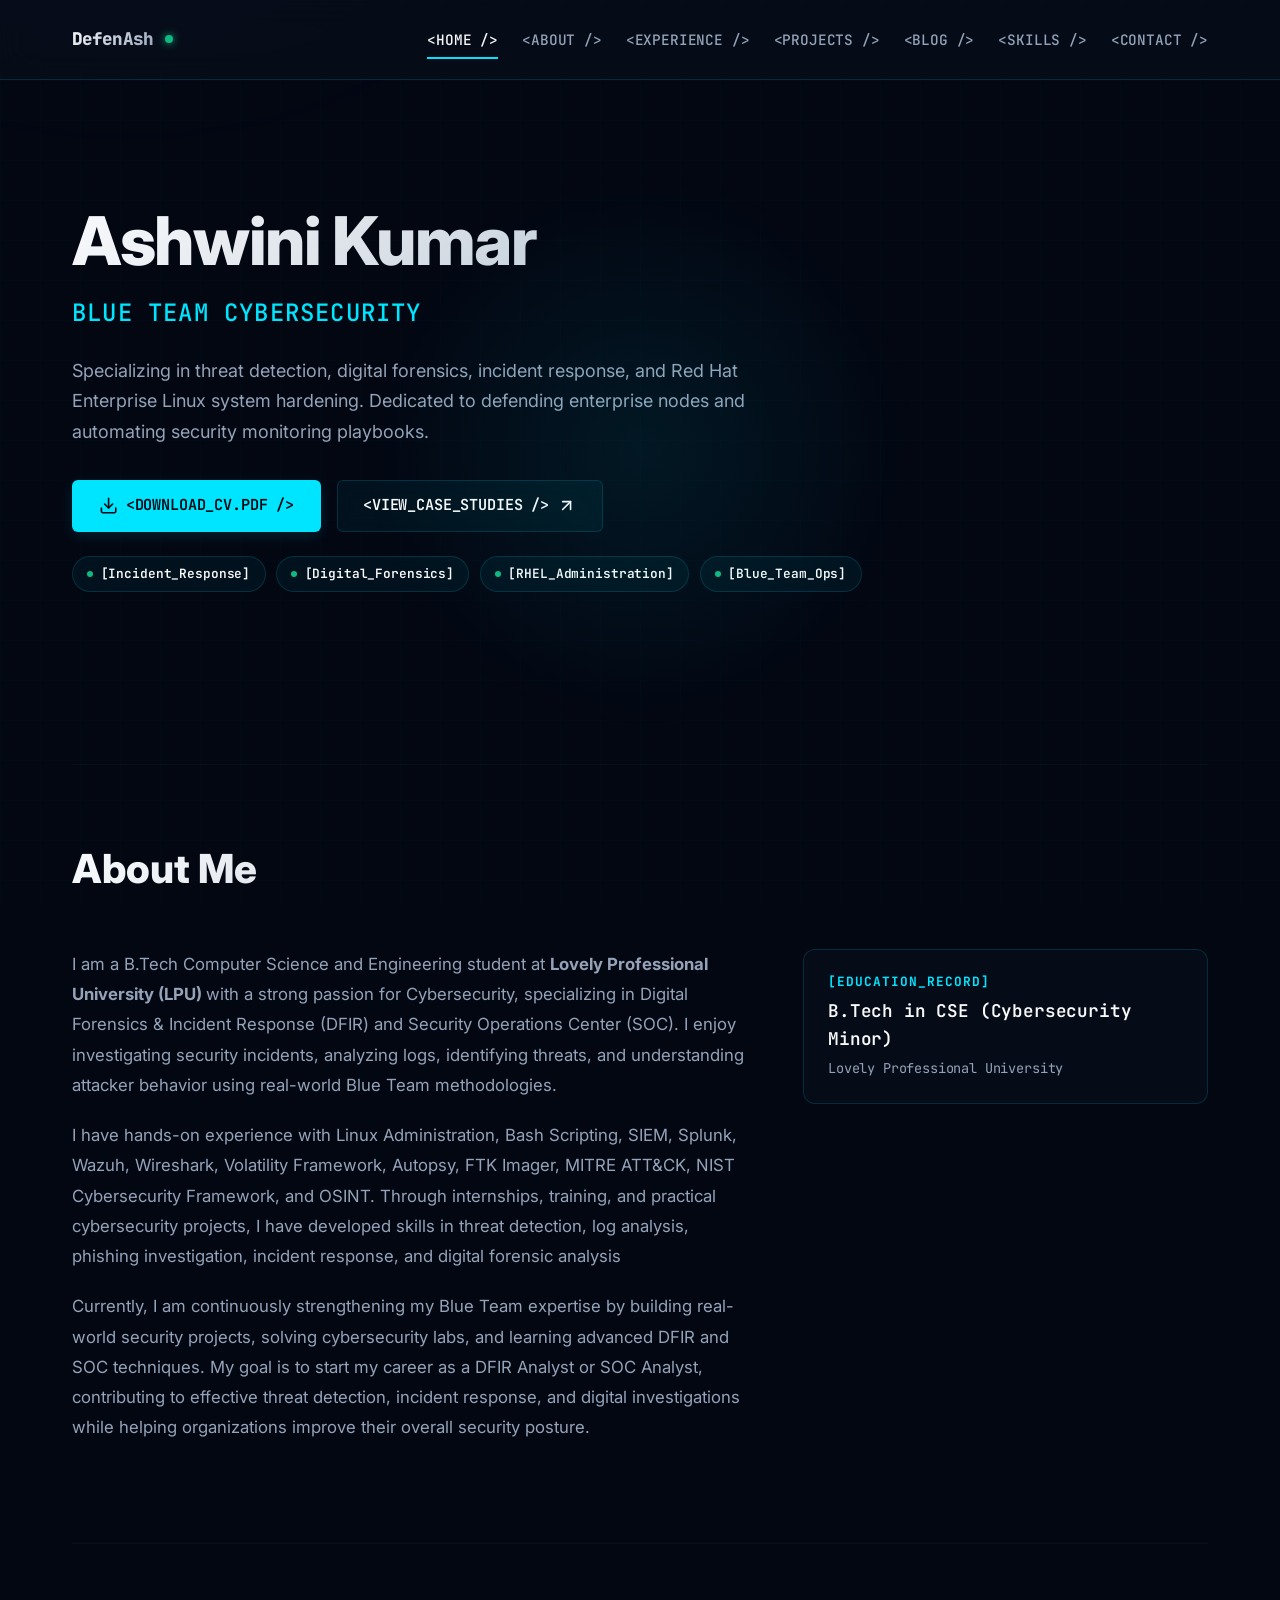
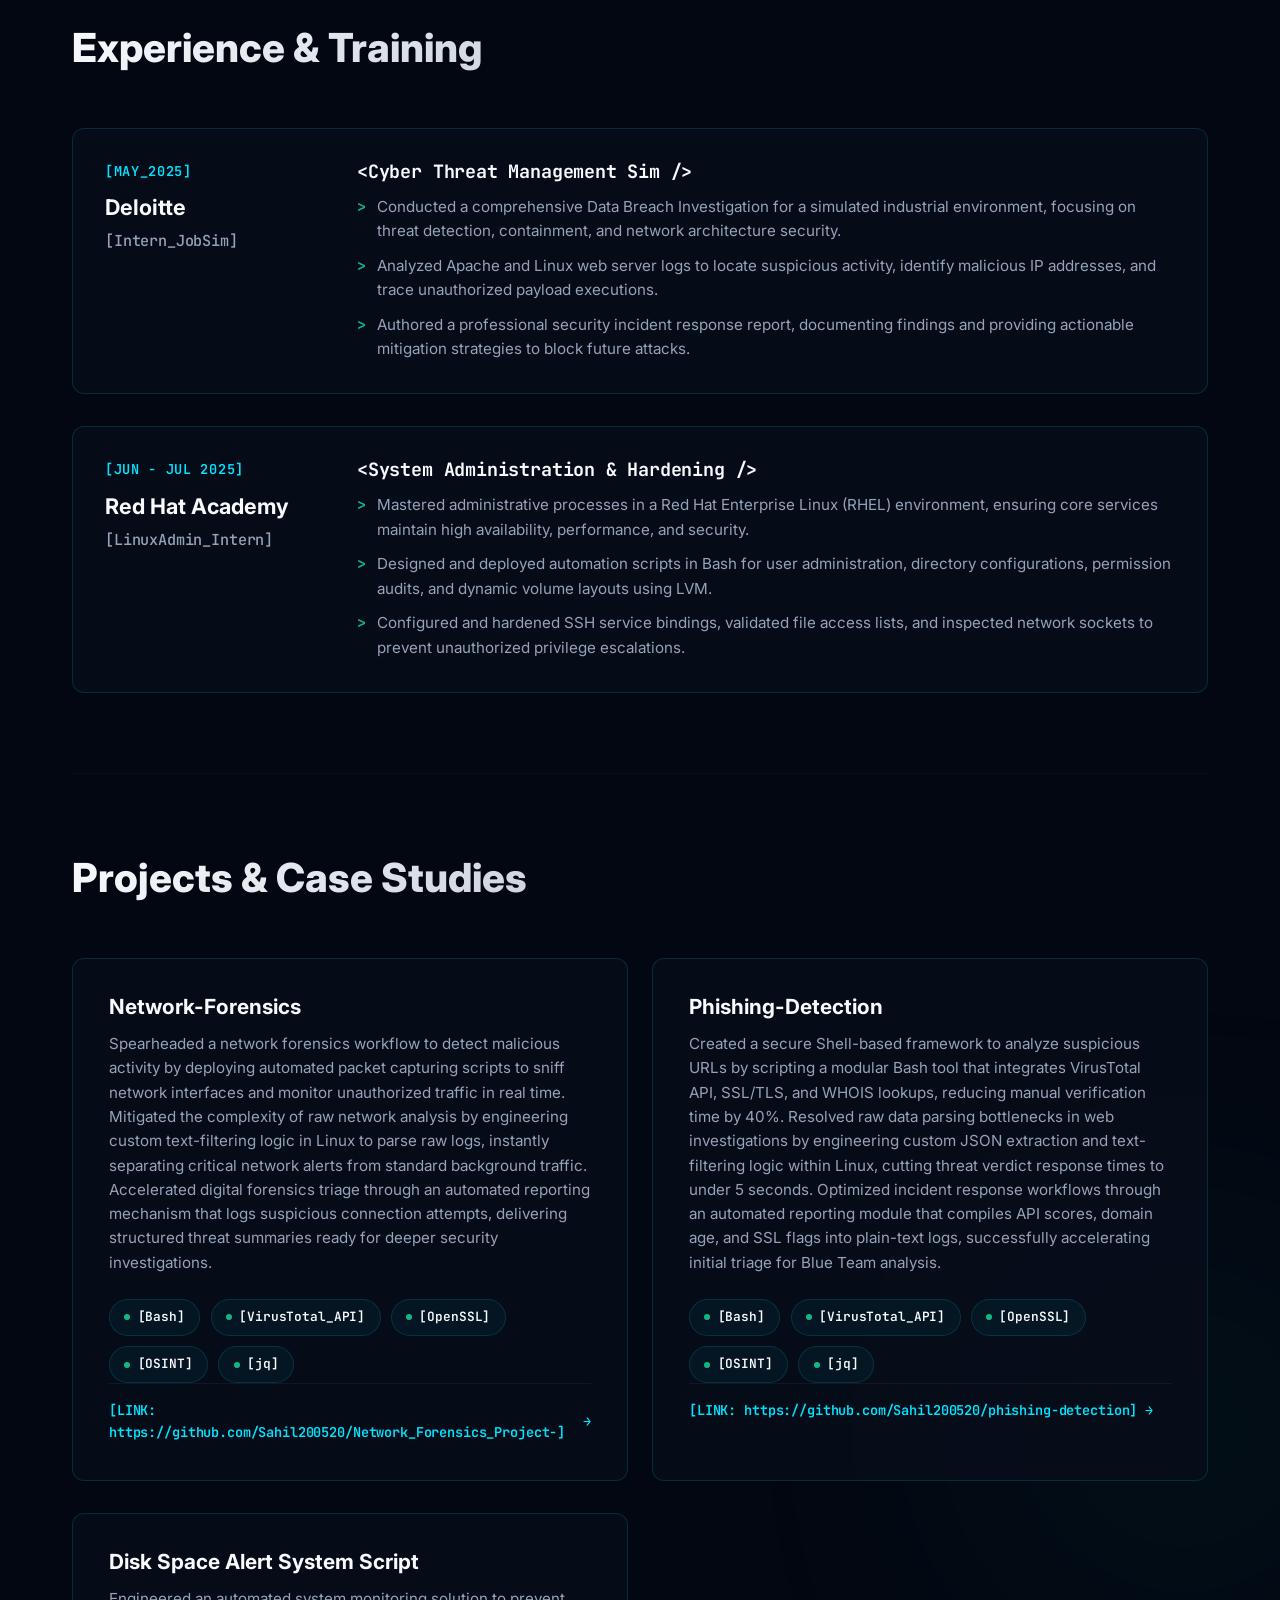
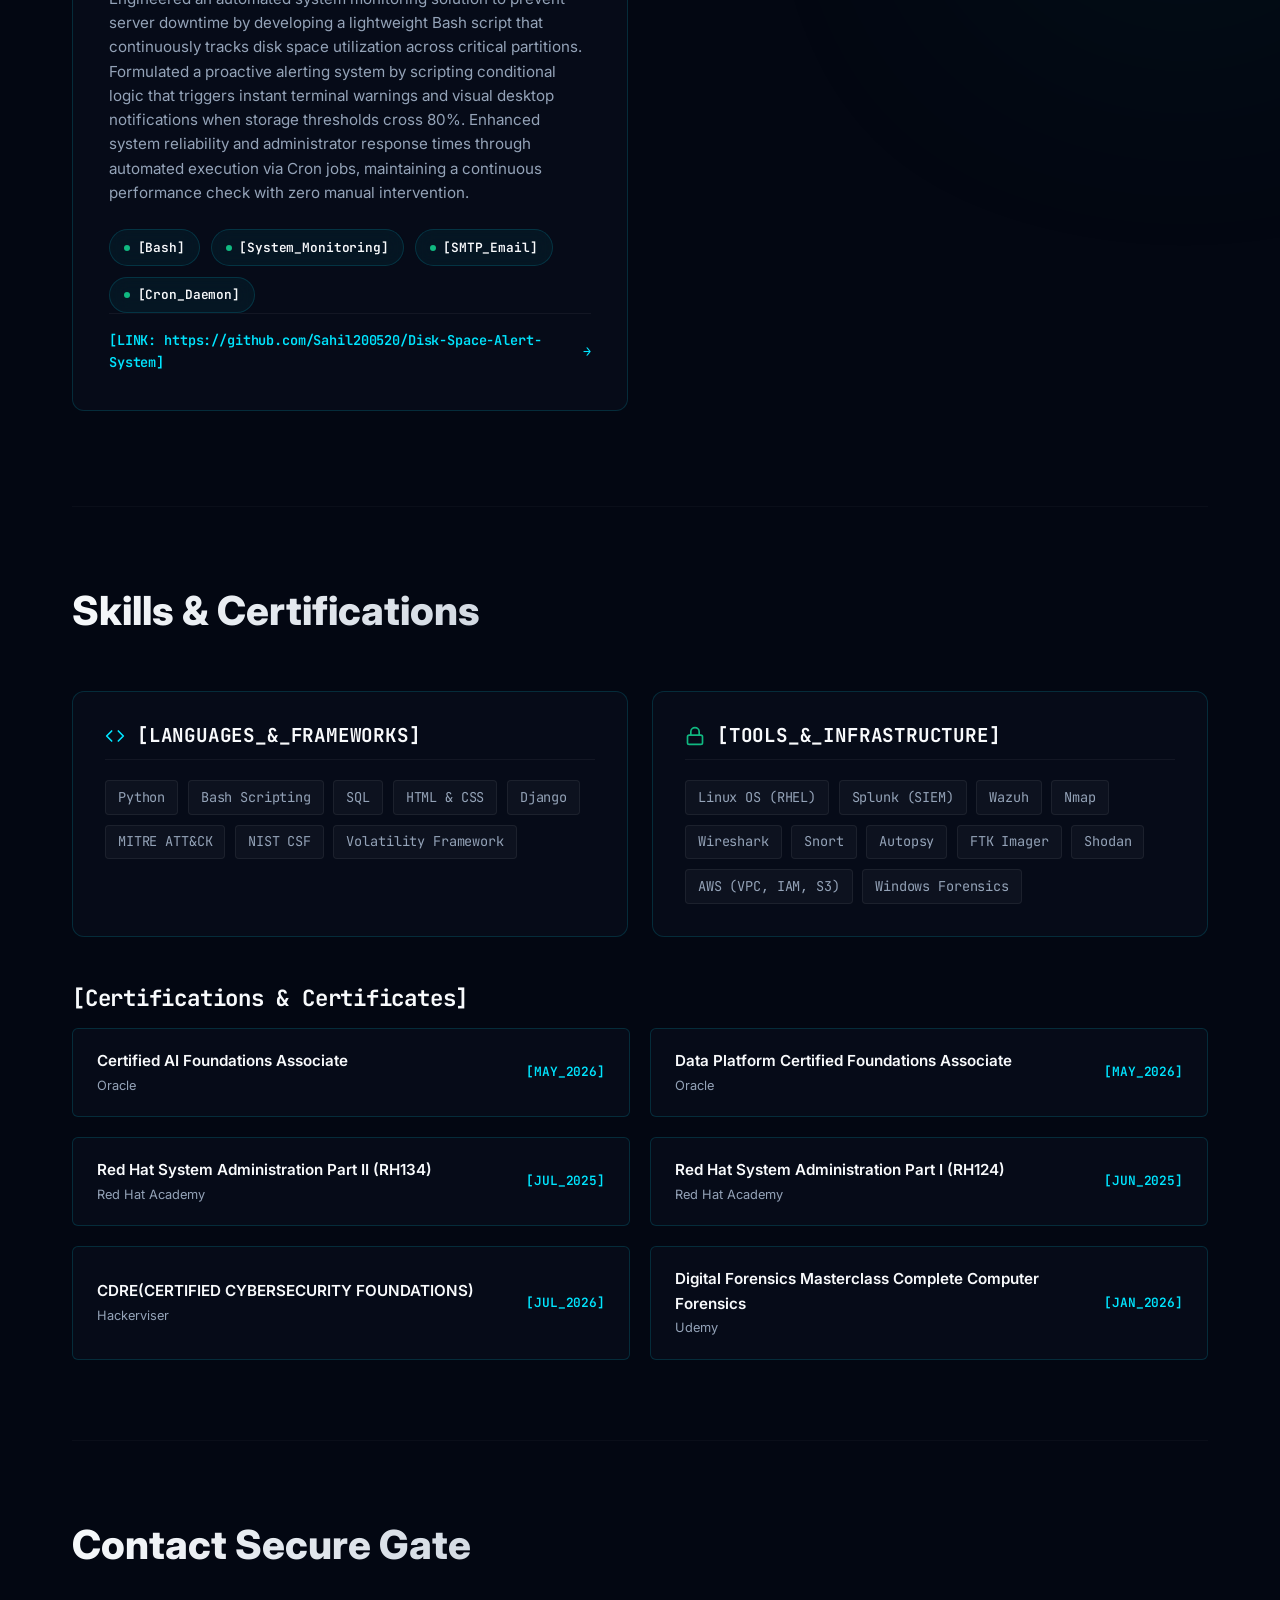
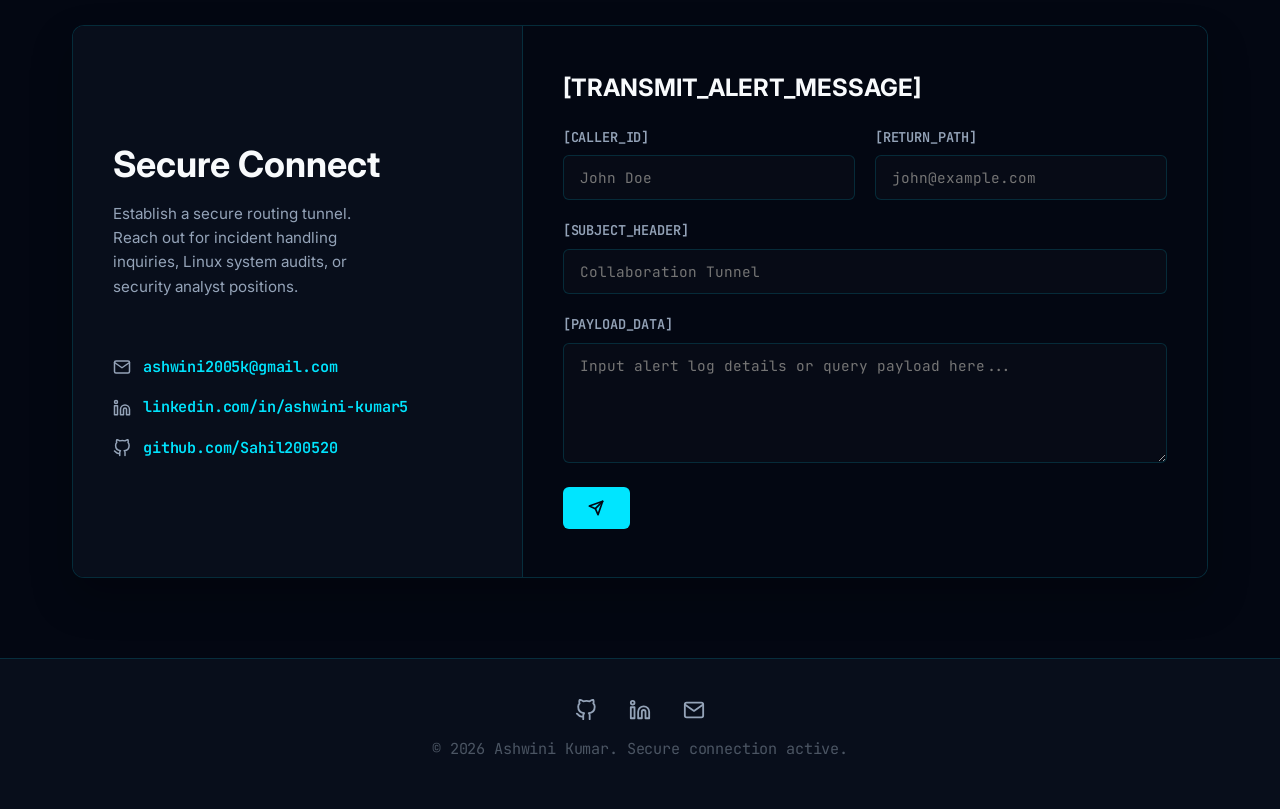
<file: index.html>
<!DOCTYPE html>
<html lang="en">

<head>
  <meta charset="utf-8" />
  <meta name="viewport" content="width=device-width, initial-scale=1" />
  <title>Ashwini Kumar | Cybersecurity &amp; Computer Science Engineer</title>
  <meta name="description"
    content="Portfolio of Ashwini Kumar, a B.Tech Computer Science and Engineering student specializing in Cybersecurity, Blue Team Operations, and Threat Detection." />
  <link rel="stylesheet" href="style.css" />
</head>

<body>
  <!-- Background Blobs -->
  <div class="bg-blob blob-1"></div>
  <div class="bg-blob blob-2"></div>

  <!-- Header Navigation -->
  <header class="topbar">
    <div class="inner">
      <a href="#home" class="brand" aria-label="Ashwini Kumar Home">
        <span class="monospace text-gradient"
          style="font-weight: 800; font-size: 1.1rem; letter-spacing: -0.05em; display: flex; align-items: center; gap: 0.45rem;">
          <span>DefenAsh</span>
        </span>
        <span class="status-dot" aria-hidden="true" style="margin-left: 0.25rem;"></span>
      </a>
      <button class="menu-toggle" aria-label="Toggle menu" id="menu-toggle">
        <span></span><span></span><span></span>
      </button>
      <nav aria-label="Main navigation" id="main-nav" class="monospace">
        <a class="navlink active" href="#home">&lt;HOME /&gt;</a>
        <a class="navlink" href="#about">&lt;ABOUT /&gt;</a>
        <a class="navlink" href="#experience">&lt;EXPERIENCE /&gt;</a>
        <a class="navlink" href="#projects">&lt;PROJECTS /&gt;</a>
        <a class="navlink" href="https://medium.com/@ashwini2005k" target="_blank" rel="noopener noreferrer">&lt;BLOG
          /&gt;</a>
        <a class="navlink" href="#skills">&lt;SKILLS /&gt;</a>
        <a class="navlink" href="#contact">&lt;CONTACT /&gt;</a>
      </nav>
    </div>
  </header>

  <!-- Main Content Wrap -->
  <main class="wrap">

    <!-- Hero Section -->
    <section id="home" class="hero reveal active">
      <div class="hero-content">
        <!-- <div class="hero-subtitle monospace">[ SEC_OPS // STATUS: ACTIVE_DEFENSE ]</div> -->
        <h1 class="text-gradient">Ashwini Kumar</h1>
        <div class="hero-role monospace"
          style="font-size: clamp(1.1rem, 3vw, 1.5rem); text-transform: uppercase; letter-spacing: 0.05em;">
          <span style="color: var(--accent-primary);">Blue Team Cybersecurity</span>
          <span class="accent-bullet" aria-hidden="true"
            style="color: var(--accent-secondary); margin: 0 0.5rem;"></span>
          <!-- <span>Aspiring SOC Analyst</span> -->
        </div>
        <p class="hero-desc">
          Specializing in threat detection, digital forensics, incident response, and Red Hat Enterprise Linux system
          hardening. Dedicated to defending enterprise nodes and automating security monitoring playbooks.
        </p>
        <div class="btnrow">
          <a href="assets/Ashwini_Kumar_Resume.pdf" class="btn primary" download="Ashwini_Kumar_Resume.pdf">
            <svg class="icon" viewBox="0 0 24 24" width="24" height="24" stroke="currentColor" stroke-width="2"
              fill="none" stroke-linecap="round" stroke-linejoin="round">
              <path d="M21 15v4a2 2 0 0 1-2 2H5a2 2 0 0 1-2-2v-4"></path>
              <polyline points="7 10 12 15 17 10"></polyline>
              <line x1="12" y1="15" x2="12" y2="3"></line>
            </svg>
            <span class="monospace">&lt;DOWNLOAD_CV.PDF /&gt;</span>
          </a>
          <a href="#projects" class="btn glass">
            <span class="monospace">&lt;VIEW_CASE_STUDIES /&gt;</span>
            <svg class="icon" style="transform: rotate(-45deg);" viewBox="0 0 24 24" width="24" height="24"
              stroke="currentColor" stroke-width="2" fill="none" stroke-linecap="round" stroke-linejoin="round">
              <line x1="5" y1="12" x2="19" y2="12"></line>
              <polyline points="12 5 19 12 12 19"></polyline>
            </svg>
          </a>
        </div>
        <div class="badges" aria-label="Core Qualifications">
          <!-- <span class="badge monospace">[SecOps]</span> -->
          <span class="badge monospace">[Incident_Response]</span>
          <span class="badge monospace">[Digital_Forensics]</span>
          <span class="badge monospace">[RHEL_Administration]</span>
          <span class="badge monospace">[Blue_Team_Ops]</span>
        </div>
      </div>
    </section>

    <!-- About Me Section -->
    <section id="about" class="reveal">
      <div class="section-title-wrap">
        <!-- <span class="section-tag monospace">[01_OVERVIEW_MODULE]</span> -->
        <h2 class="section-title text-gradient">About Me</h2>
      </div>
      <div class="about-grid">
        <div class="about-text">
          <p>
            I am a B.Tech Computer Science and Engineering student at <strong>Lovely Professional University (LPU)
            </strong> with a strong
            passion for Cybersecurity, specializing in Digital Forensics & Incident Response (DFIR) and Security
            Operations Center (SOC). I enjoy investigating security incidents, analyzing logs, identifying threats, and
            understanding attacker behavior using real-world Blue Team methodologies.
          </p>
          <p>
            I have hands-on experience with Linux Administration, Bash Scripting, SIEM, Splunk, Wazuh, Wireshark,
            Volatility Framework, Autopsy, FTK Imager, MITRE ATT&CK, NIST Cybersecurity Framework, and OSINT. Through
            internships, training, and practical cybersecurity projects, I have developed skills in threat detection,
            log analysis, phishing investigation, incident response, and digital forensic analysis
          </p>
          <p>
            Currently, I am continuously strengthening my Blue Team expertise by building real-world security
            projects, solving cybersecurity labs, and learning advanced DFIR and SOC techniques. My goal is to start my
            career as a DFIR Analyst or SOC Analyst, contributing to effective threat detection, incident response, and
            digital investigations while helping organizations improve their overall security posture.
          </p>
        </div>
        <div class="about-stats monospace">
          <div class="stat-box">
            <h4>[EDUCATION_RECORD]</h4>
            <p>B.Tech in CSE (Cybersecurity Minor)</p>
            <p style="font-size: 0.85rem; font-weight: normal; color: var(--text-secondary); margin-top: 0.25rem;">
              Lovely Professional University</p>
          </div>
        </div>
      </div>
    </section>

    <!-- Experience / Internships Section -->
    <section id="experience" class="reveal">
      <div class="section-title-wrap">
        <!-- <span class="section-tag monospace">[02_TIMELINE_MODULE]</span> -->
        <h2 class="section-title text-gradient">Experience &amp; Training</h2>
      </div>
      <div class="timeline">
        <!-- Deloitte Internship -->
        <div class="timeline-item">
          <div class="timeline-meta">
            <span class="timeline-date monospace">[MAY_2025]</span>
            <span class="timeline-org">Deloitte</span>
            <span class="timeline-role monospace">[Intern_JobSim]</span>
          </div>
          <div class="timeline-content">
            <h4 class="monospace">&lt;Cyber Threat Management Sim /&gt;</h4>
            <ul>
              <li>Conducted a comprehensive Data Breach Investigation for a simulated industrial environment, focusing
                on threat detection, containment, and network architecture security.</li>
              <li>Analyzed Apache and Linux web server logs to locate suspicious activity, identify malicious IP
                addresses, and trace unauthorized payload executions.</li>
              <li>Authored a professional security incident response report, documenting findings and providing
                actionable mitigation strategies to block future attacks.</li>
            </ul>
          </div>
        </div>

        <!-- Red Hat Linux Administration -->
        <div class="timeline-item">
          <div class="timeline-meta">
            <span class="timeline-date monospace">[JUN - JUL 2025]</span>
            <span class="timeline-org">Red Hat Academy</span>
            <span class="timeline-role monospace">[LinuxAdmin_Intern]</span>
          </div>
          <div class="timeline-content">
            <h4 class="monospace">&lt;System Administration &amp; Hardening /&gt;</h4>
            <ul>
              <li>Mastered administrative processes in a Red Hat Enterprise Linux (RHEL) environment, ensuring core
                services maintain high availability, performance, and security.</li>
              <li>Designed and deployed automation scripts in Bash for user administration, directory configurations,
                permission audits, and dynamic volume layouts using LVM.</li>
              <li>Configured and hardened SSH service bindings, validated file access lists, and inspected network
                sockets to prevent unauthorized privilege escalations.</li>
            </ul>
          </div>
        </div>
      </div>
    </section>

    <!-- Projects Grid Section -->
    <section id="projects" class="reveal">
      <div class="section-title-wrap">
        <!-- <span class="section-tag monospace">[03_PROJECT_MODULE]</span> -->
        <h2 class="section-title text-gradient">Projects &amp; Case Studies</h2>
      </div>
      <div class="grid">
        <!-- Project 1: Ultimate Phishing Analyzer -->
        <div class="card col-6">
          <div class="card-inner">
            <div class="card-header">
              <!-- <span class="tag monospace">[SEC_TOOL // AUTOMATION]</span> -->
            </div>
            <h3>Network-Forensics</h3>
            <p>
              Spearheaded a network forensics workflow to detect malicious activity by deploying automated packet
              capturing scripts to sniff network interfaces and monitor unauthorized traffic in real time.
              Mitigated the complexity of raw network analysis by engineering custom text-filtering logic in Linux to
              parse raw logs, instantly separating critical network alerts from standard background traffic.
              Accelerated digital forensics triage through an automated reporting mechanism that logs suspicious
              connection attempts, delivering structured threat summaries ready for deeper security investigations.
            </p>
            <div class="badges" aria-label="Tech Stack">
              <span class="badge monospace">[Bash]</span>
              <span class="badge monospace">[VirusTotal_API]</span>
              <span class="badge monospace">[OpenSSL]</span>
              <span class="badge monospace">[OSINT]</span>
              <span class="badge monospace">[jq]</span>
            </div>
            <div class="card-footer mt-6">
              <a href="https://github.com/Sahil200520" target="_blank" rel="noopener noreferrer"
                class="read-more monospace" style="font-size: 0.85rem;">
                [LINK: https://github.com/Sahil200520/Network_Forensics_Project-] <span class="arrow">→</span>
              </a>
            </div>
          </div>
        </div>

        <!-- Project 2: Phishing-Detection -->
        <div class="card col-6">
          <div class="card-inner">
            <div class="card-header">
              <!-- <span class="tag monospace">[DEF_TOOL // SOCK_HONEY]</span> -->
            </div>
            <h3>Phishing-Detection</h3>
            <p>
              Created a secure Shell-based framework to analyze suspicious URLs by scripting a modular Bash tool that
              integrates VirusTotal API, SSL/TLS, and WHOIS lookups, reducing manual verification time by 40%.
              Resolved raw data parsing bottlenecks in web investigations by engineering custom JSON extraction and
              text-filtering logic within Linux, cutting threat verdict response times to under 5 seconds.
              Optimized incident response workflows through an automated reporting module that compiles API scores,
              domain age, and SSL flags into plain-text logs, successfully accelerating initial triage for Blue Team
              analysis.
            </p>
            <div class="badges" aria-label="Tech Stack">
              <span class="badge monospace">[Bash]</span>
              <span class="badge monospace">[VirusTotal_API]</span>
              <span class="badge monospace">[OpenSSL]</span>
              <span class="badge monospace">[OSINT]</span>
              <span class="badge monospace">[jq]</span>
            </div>
            <div class="card-footer mt-6">
              <a href="https://github.com/Sahil200520" target="_blank" rel="noopener noreferrer"
                class="read-more monospace" style="font-size: 0.85rem;">
                [LINK: https://github.com/Sahil200520/phishing-detection]<span class="arrow">→</span>
              </a>
            </div>
          </div>
        </div>

        <!-- Project 3: Agentic AI EV Copilot -->


        <!-- Project 4: Disk Space Alert System Script -->
        <div class="card col-6">
          <div class="card-inner">
            <div class="card-header">
              <!-- <span class="tag monospace">[SYS_ADMIN // CRON]</span> -->
            </div>
            <h3>Disk Space Alert System Script</h3>
            <p>
              Engineered an automated system monitoring solution to prevent server downtime by developing a lightweight
              Bash script that continuously tracks disk space utilization across critical partitions.
              Formulated a proactive alerting system by scripting conditional logic that triggers instant terminal
              warnings and visual desktop notifications when storage thresholds cross 80%.
              Enhanced system reliability and administrator response times through automated execution via Cron jobs,
              maintaining a continuous performance check with zero manual intervention.
            </p>
            <div class="badges" aria-label="Tech Stack">
              <span class="badge monospace">[Bash]</span>
              <span class="badge monospace">[System_Monitoring]</span>
              <span class="badge monospace">[SMTP_Email]</span>
              <span class="badge monospace">[Cron_Daemon]</span>
            </div>
            <div class="card-footer mt-6">
              <a href="https://github.com/Sahil200520" target="_blank" rel="noopener noreferrer"
                class="read-more monospace" style="font-size: 0.85rem;">
                [LINK: https://github.com/Sahil200520/Disk-Space-Alert-System] <span class="arrow">→</span>
              </a>
            </div>
          </div>
        </div>
      </div>
    </section>

    <!-- Blog Redirected to Medium -->

    <!-- Skills & Certifications Section -->
    <section id="skills" class="reveal">
      <div class="section-title-wrap">
        <!-- <span class="section-tag monospace">[05_SKILLS_MATRIX]</span> -->
        <h2 class="section-title text-gradient">Skills &amp; Certifications</h2>
      </div>

      <div class="skills-grid">
        <!-- Skills Column 1 -->
        <div class="skills-card">
          <h3 class="monospace">
            <svg viewBox="0 0 24 24" width="20" height="20" stroke="var(--accent-primary)" stroke-width="2" fill="none"
              stroke-linecap="round" stroke-linejoin="round" style="display:inline-block; vertical-align: middle;">
              <polyline points="16 18 22 12 16 6"></polyline>
              <polyline points="8 6 2 12 8 18"></polyline>
            </svg>
            <span style="vertical-align: middle; margin-left: 0.25rem;">[LANGUAGES_&amp;_FRAMEWORKS]</span>
          </h3>
          <div class="skills-list">
            <span class="skill-tag monospace">Python</span>
            <span class="skill-tag monospace">Bash Scripting</span>
            <span class="skill-tag monospace">SQL</span>
            <span class="skill-tag monospace">HTML &amp; CSS</span>
            <span class="skill-tag monospace">Django</span>
            <span class="skill-tag monospace">MITRE ATT&amp;CK</span>
            <span class="skill-tag monospace">NIST CSF</span>
            <span class="skill-tag monospace">Volatility Framework</span>
          </div>
        </div>

        <!-- Skills Column 2 -->
        <div class="skills-card">
          <h3 class="monospace">
            <svg viewBox="0 0 24 24" width="20" height="20" stroke="var(--accent-secondary)" stroke-width="2"
              fill="none" stroke-linecap="round" stroke-linejoin="round"
              style="display:inline-block; vertical-align: middle;">
              <rect x="3" y="11" width="18" height="11" rx="2" ry="2"></rect>
              <path d="M7 11V7a5 5 0 0 1 10 0v4"></path>
            </svg>
            <span style="vertical-align: middle; margin-left: 0.25rem;">[TOOLS_&amp;_INFRASTRUCTURE]</span>
          </h3>
          <div class="skills-list">
            <span class="skill-tag monospace">Linux OS (RHEL)</span>
            <span class="skill-tag monospace">Splunk (SIEM)</span>
            <span class="skill-tag monospace">Wazuh</span>
            <span class="skill-tag monospace">Nmap</span>
            <span class="skill-tag monospace">Wireshark</span>
            <span class="skill-tag monospace">Snort</span>
            <span class="skill-tag monospace">Autopsy</span>
            <span class="skill-tag monospace">FTK Imager</span>
            <span class="skill-tag monospace">Shodan</span>
            <span class="skill-tag monospace">AWS (VPC, IAM, S3)</span>
            <span class="skill-tag monospace">Windows Forensics</span>
          </div>
        </div>
      </div>

      <!-- Certifications Sub-Section -->
      <div class="cert-section">
        <h3 class="mb-4 monospace">[Certifications & Certificates]</h3>
        <div class="certs-grid">
          <!-- Cert 1 -->
          <div class="cert-card">
            <div class="cert-info">
              <span class="cert-title">Certified AI Foundations Associate</span>
              <span class="cert-issuer">Oracle</span>
            </div>
            <span class="cert-date monospace">[MAY_2026]</span>
          </div>

          <!-- Cert 2 -->
          <div class="cert-card">
            <div class="cert-info">
              <span class="cert-title">Data Platform Certified Foundations Associate</span>
              <span class="cert-issuer">Oracle</span>
            </div>
            <span class="cert-date monospace">[MAY_2026]</span>
          </div>

          <!-- Cert 3 -->
          <div class="cert-card">
            <div class="cert-info">
              <span class="cert-title">Red Hat System Administration Part II (RH134)</span>
              <span class="cert-issuer">Red Hat Academy</span>
            </div>
            <span class="cert-date monospace">[JUL_2025]</span>
          </div>

          <!-- Cert 4 -->
          <div class="cert-card">
            <div class="cert-info">
              <span class="cert-title">Red Hat System Administration Part I (RH124)</span>
              <span class="cert-issuer">Red Hat Academy</span>
            </div>
            <span class="cert-date monospace">[JUN_2025]</span>
          </div>
          <!-- Cert 5 -->
          <div class="cert-card">
            <div class="cert-info">
              <span class="cert-title">CDRE(CERTIFIED CYBERSECURITY FOUNDATIONS)</span>
              <span class="cert-issuer">Hackerviser</span>
            </div>
            <span class="cert-date monospace">[JUL_2026]</span>
          </div>
          <!-- cert 6  -->
          <div class="cert-card">
            <div class="cert-info">
              <span class="cert-title">Digital Forensics Masterclass Complete Computer Forensics</span>
              <span class="cert-issuer">Udemy</span>
            </div>
            <span class="cert-date monospace">[JAN_2026]</span>
          </div>
        </div>
      </div>
    </section>

    <!-- Contact & Form Section -->
    <section id="contact" class="reveal">
      <div class="section-title-wrap">
        <!-- <span class="section-tag monospace">[06_ESTABLISH_SESSION]</span> -->
        <h2 class="section-title text-gradient">Contact Secure Gate</h2>
      </div>

      <div class="contact-panel">
        <!-- Left details panel -->
        <div class="contact-panel-left">
          <h2>Secure Connect</h2>
          <p>Establish a secure routing tunnel. Reach out for incident handling inquiries, Linux system audits, or
            security analyst positions.</p>
          <div class="contact-meta monospace">
            <div class="contact-meta-item">
              <span class="contact-meta-label" aria-hidden="true">
                <svg viewBox="0 0 24 24" width="18" height="18" stroke="currentColor" stroke-width="2" fill="none"
                  stroke-linecap="round" stroke-linejoin="round">
                  <path d="M4 4h16c1.1 0 2 .9 2 2v12c0 1.1-.9 2-2 2H4c-1.1 0-2-.9-2-2V6c0-1.1.9-2 2-2z"></path>
                  <polyline points="22,6 12,13 2,6"></polyline>
                </svg>
              </span>
              <span class="contact-meta-val"><a href="mailto:ashwini2005k@gmail.com">ashwini2005k@gmail.com</a></span>
            </div>
            <div class="contact-meta-item">
              <span class="contact-meta-label" aria-hidden="true">
                <svg viewBox="0 0 24 24" width="18" height="18" stroke="currentColor" stroke-width="2" fill="none"
                  stroke-linecap="round" stroke-linejoin="round">
                  <path d="M16 8a6 6 0 0 1 6 6v7h-4v-7a2 2 0 0 0-2-2 2 2 0 0 0-2 2v7h-4v-7a6 6 0 0 1 6-6z"></path>
                  <rect x="2" y="9" width="4" height="12"></rect>
                  <circle cx="4" cy="4" r="2"></circle>
                </svg>
              </span>
              <span class="contact-meta-val"><a href="https://linkedin.com/in/ashwini-kumar5/" target="_blank"
                  rel="noopener noreferrer">linkedin.com/in/ashwini-kumar5</a></span>
            </div>
            <div class="contact-meta-item">
              <span class="contact-meta-label" aria-hidden="true">
                <svg viewBox="0 0 24 24" width="18" height="18" stroke="currentColor" stroke-width="2" fill="none"
                  stroke-linecap="round" stroke-linejoin="round">
                  <path
                    d="M9 19c-5 1.5-5-2.5-7-3m14 6v-3.87a3.37 3.37 0 0 0-.94-2.61c3.14-.35 6.44-1.54 6.44-7A5.44 5.44 0 0 0 20 4.77 5.07 5.07 0 0 0 19.91 1S18.73.65 16 2.48a13.38 13.38 0 0 0-7 0C6.27.65 5.09 1 5.09 1A5.07 5.07 0 0 0 5 4.77a5.44 5.44 0 0 0-1.5 3.78c0 5.42 3.3 6.61 6.44 7A3.37 3.37 0 0 0 9 18.13V22">
                  </path>
                </svg>
              </span>
              <span class="contact-meta-val"><a href="https://github.com/Sahil200520" target="_blank"
                  rel="noopener noreferrer">github.com/Sahil200520</a></span>
            </div>
          </div>
        </div>

        <!-- Right interactive form panel -->
        <div class="contact-panel-right">
          <h3>[TRANSMIT_ALERT_MESSAGE]</h3>
          <form class="contact-form" action="https://formspree.io/f/placeholder" method="POST"
            onsubmit="event.preventDefault(); alert('Session payload successfully transmitted!');">
            <div class="contact-form-grid">
              <label class="monospace">
                [CALLER_ID]
                <input type="text" name="name" placeholder="John Doe" required />
              </label>
              <label class="monospace">
                [RETURN_PATH]
                <input type="email" name="email" placeholder="john@example.com" required />
              </label>
              <label class="full-width monospace">
                [SUBJECT_HEADER]
                <input type="text" name="subject" placeholder="Collaboration Tunnel" required />
              </label>
              <label class="full-width monospace">
                [PAYLOAD_DATA]
                <textarea name="message" placeholder="Input alert log details or query payload here..."
                  required></textarea>
              </label>
            </div>
            <button type="submit" class="contact-submit monospace">
              <!-- <span>[ TRANSMIT ]</span> -->
              <svg viewBox="0 0 24 24" width="16" height="16" stroke="currentColor" stroke-width="2.5" fill="none"
                stroke-linecap="round" stroke-linejoin="round" style="display:inline-block; vertical-align: middle;">
                <line x1="22" y1="2" x2="11" y2="13"></line>
                <polygon points="22 2 15 22 11 13 2 9 22 2"></polygon>
              </svg>
            </button>
          </form>
        </div>
      </div>
    </section>

  </main>

  <!-- Footer Section -->
  <footer class="footer">
    <div class="wrap text-center">
      <div class="social-links">
        <a href="https://github.com/Sahil200520" target="_blank" rel="noopener noreferrer" aria-label="GitHub">
          <svg viewBox="0 0 24 24" width="22" height="22" stroke="currentColor" stroke-width="2" fill="none"
            stroke-linecap="round" stroke-linejoin="round">
            <path
              d="M9 19c-5 1.5-5-2.5-7-3m14 6v-3.87a3.37 3.37 0 0 0-.94-2.61c3.14-.35 6.44-1.54 6.44-7A5.44 5.44 0 0 0 20 4.77 5.07 5.07 0 0 0 19.91 1S18.73.65 16 2.48a13.38 13.38 0 0 0-7 0C6.27.65 5.09 1 5.09 1A5.07 5.07 0 0 0 5 4.77a5.44 5.44 0 0 0-1.5 3.78c0 5.42 3.3 6.61 6.44 7A3.37 3.37 0 0 0 9 18.13V22">
            </path>
          </svg>
        </a>
        <a href="https://linkedin.com/in/ashwini-kumar5/" target="_blank" rel="noopener noreferrer"
          aria-label="LinkedIn">
          <svg viewBox="0 0 24 24" width="22" height="22" stroke="currentColor" stroke-width="2" fill="none"
            stroke-linecap="round" stroke-linejoin="round">
            <path d="M16 8a6 6 0 0 1 6 6v7h-4v-7a2 2 0 0 0-2-2 2 2 0 0 0-2 2v7h-4v-7a6 6 0 0 1 6-6z"></path>
            <rect x="2" y="9" width="4" height="12"></rect>
            <circle cx="4" cy="4" r="2"></circle>
          </svg>
        </a>
        <a href="mailto:ashwini2005k@gmail.com" aria-label="Email">
          <svg viewBox="0 0 24 24" width="22" height="22" stroke="currentColor" stroke-width="2" fill="none"
            stroke-linecap="round" stroke-linejoin="round">
            <path d="M4 4h16c1.1 0 2 .9 2 2v12c0 1.1-.9 2-2 2H4c-1.1 0-2-.9-2-2V6c0-1.1.9-2 2-2z"></path>
            <polyline points="22,6 12,13 2,6"></polyline>
          </svg>
        </a>
      </div>
      <p class="footer-copy monospace">© 2026 Ashwini Kumar. Secure connection active.</p>
    </div>
  </footer>

  <div class="custom-cursor-dot" aria-hidden="true"></div>
  <div class="custom-cursor-ring" aria-hidden="true">
    <div class="reticle"></div>
    <div class="reticle-ticks"></div>
  </div>

  <script src="script.js"></script>
</body>

</html>
</file>
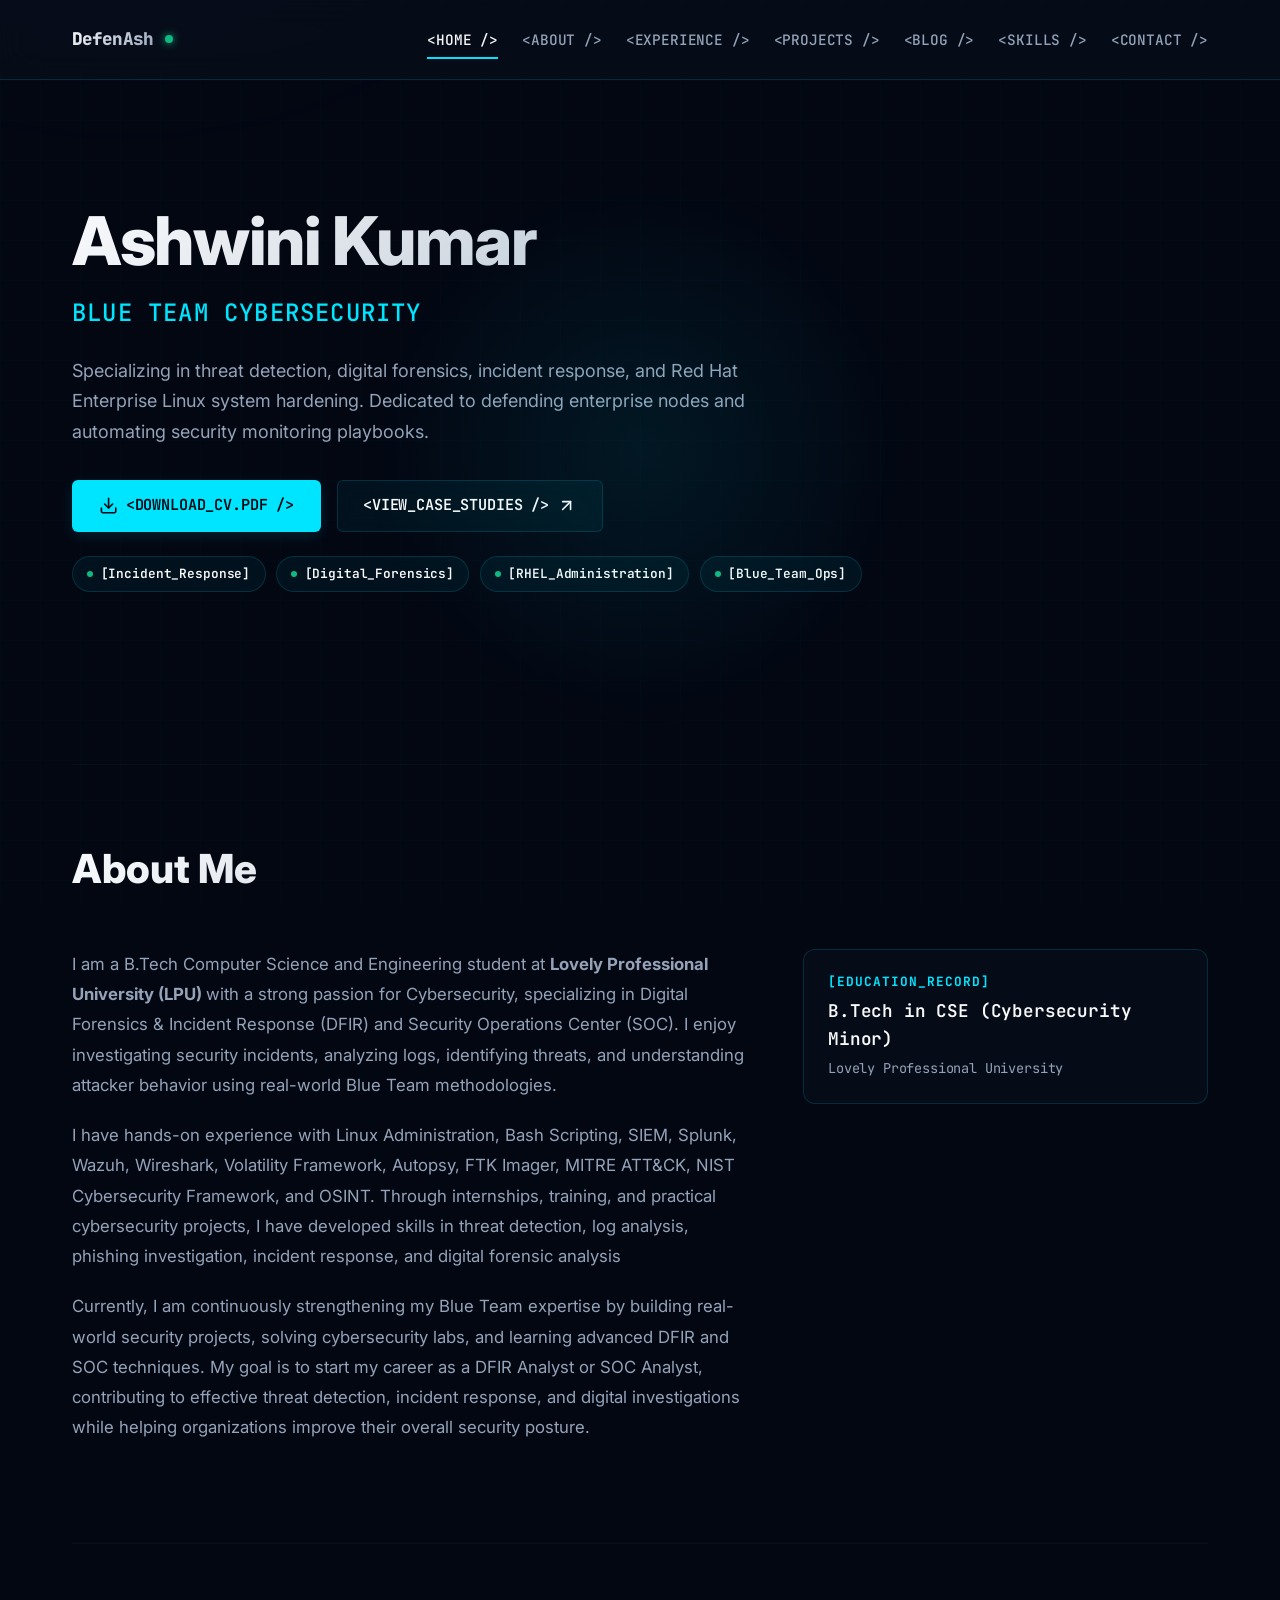
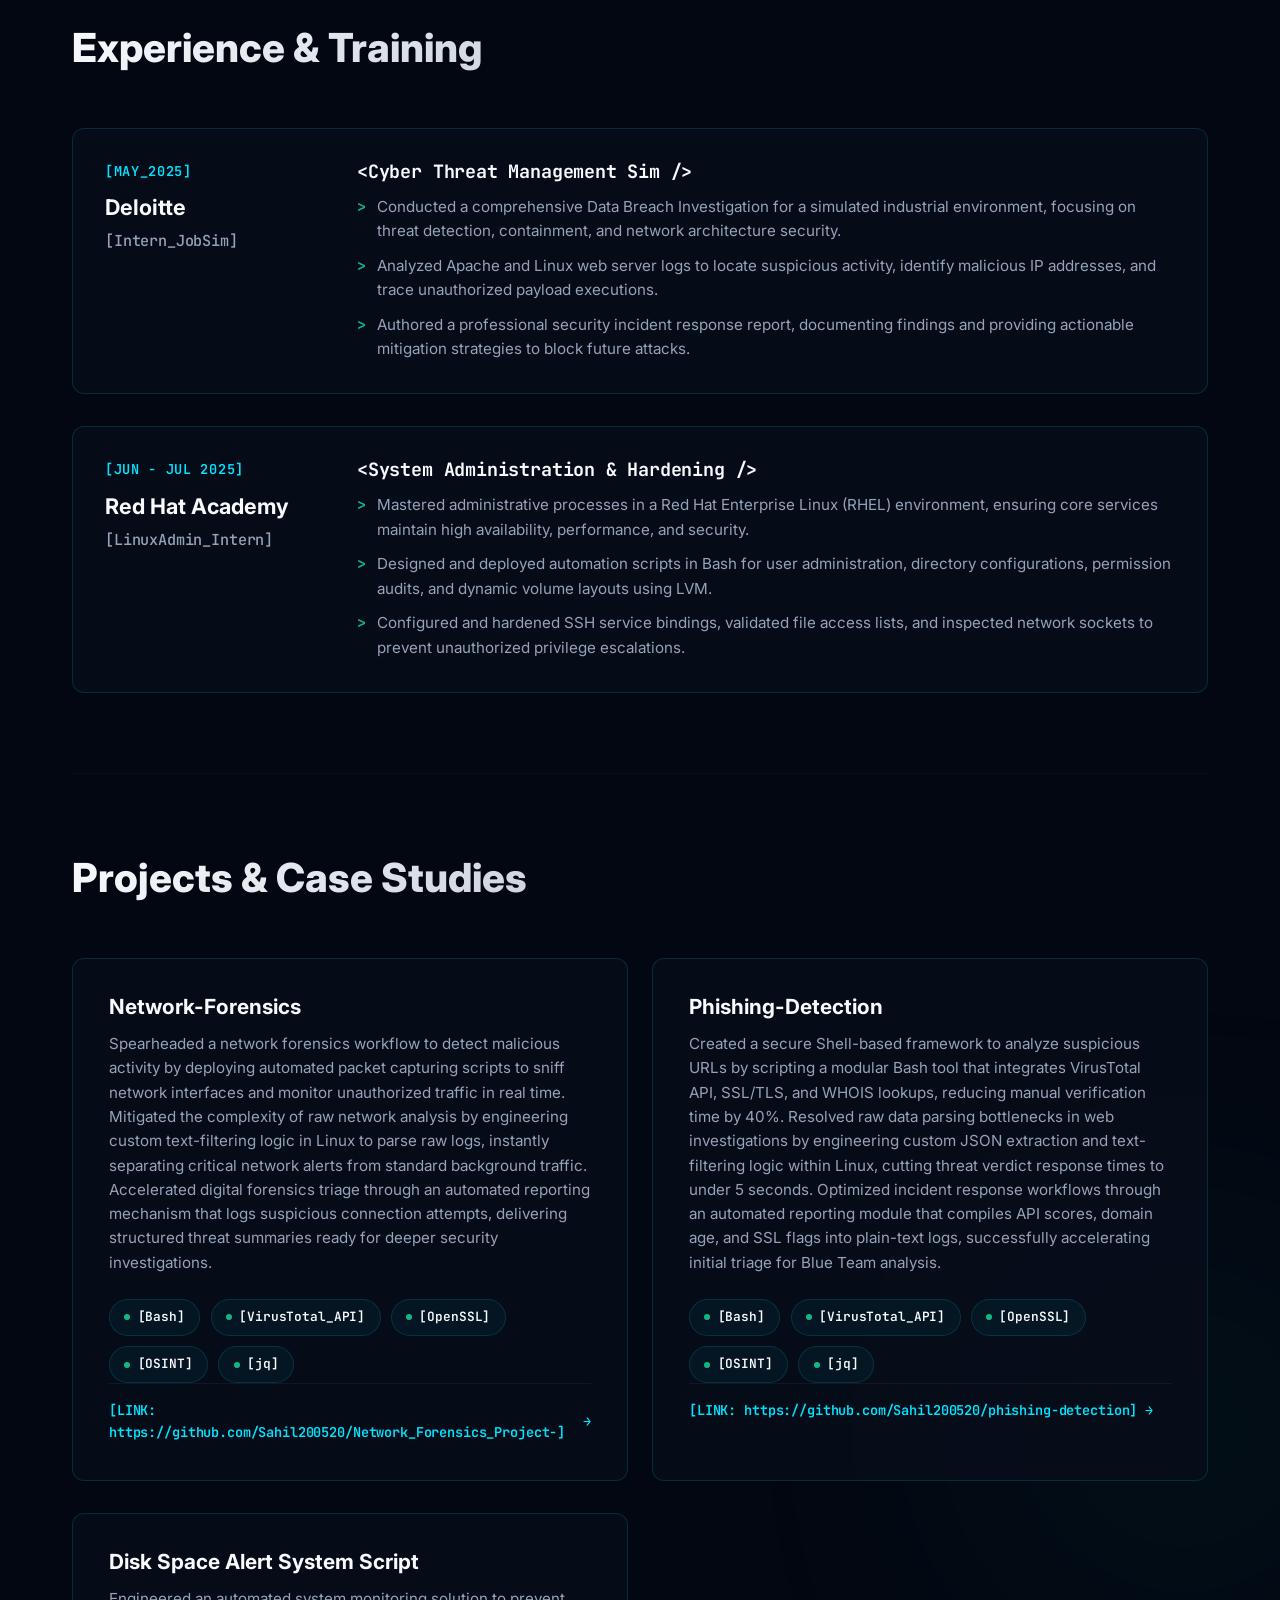
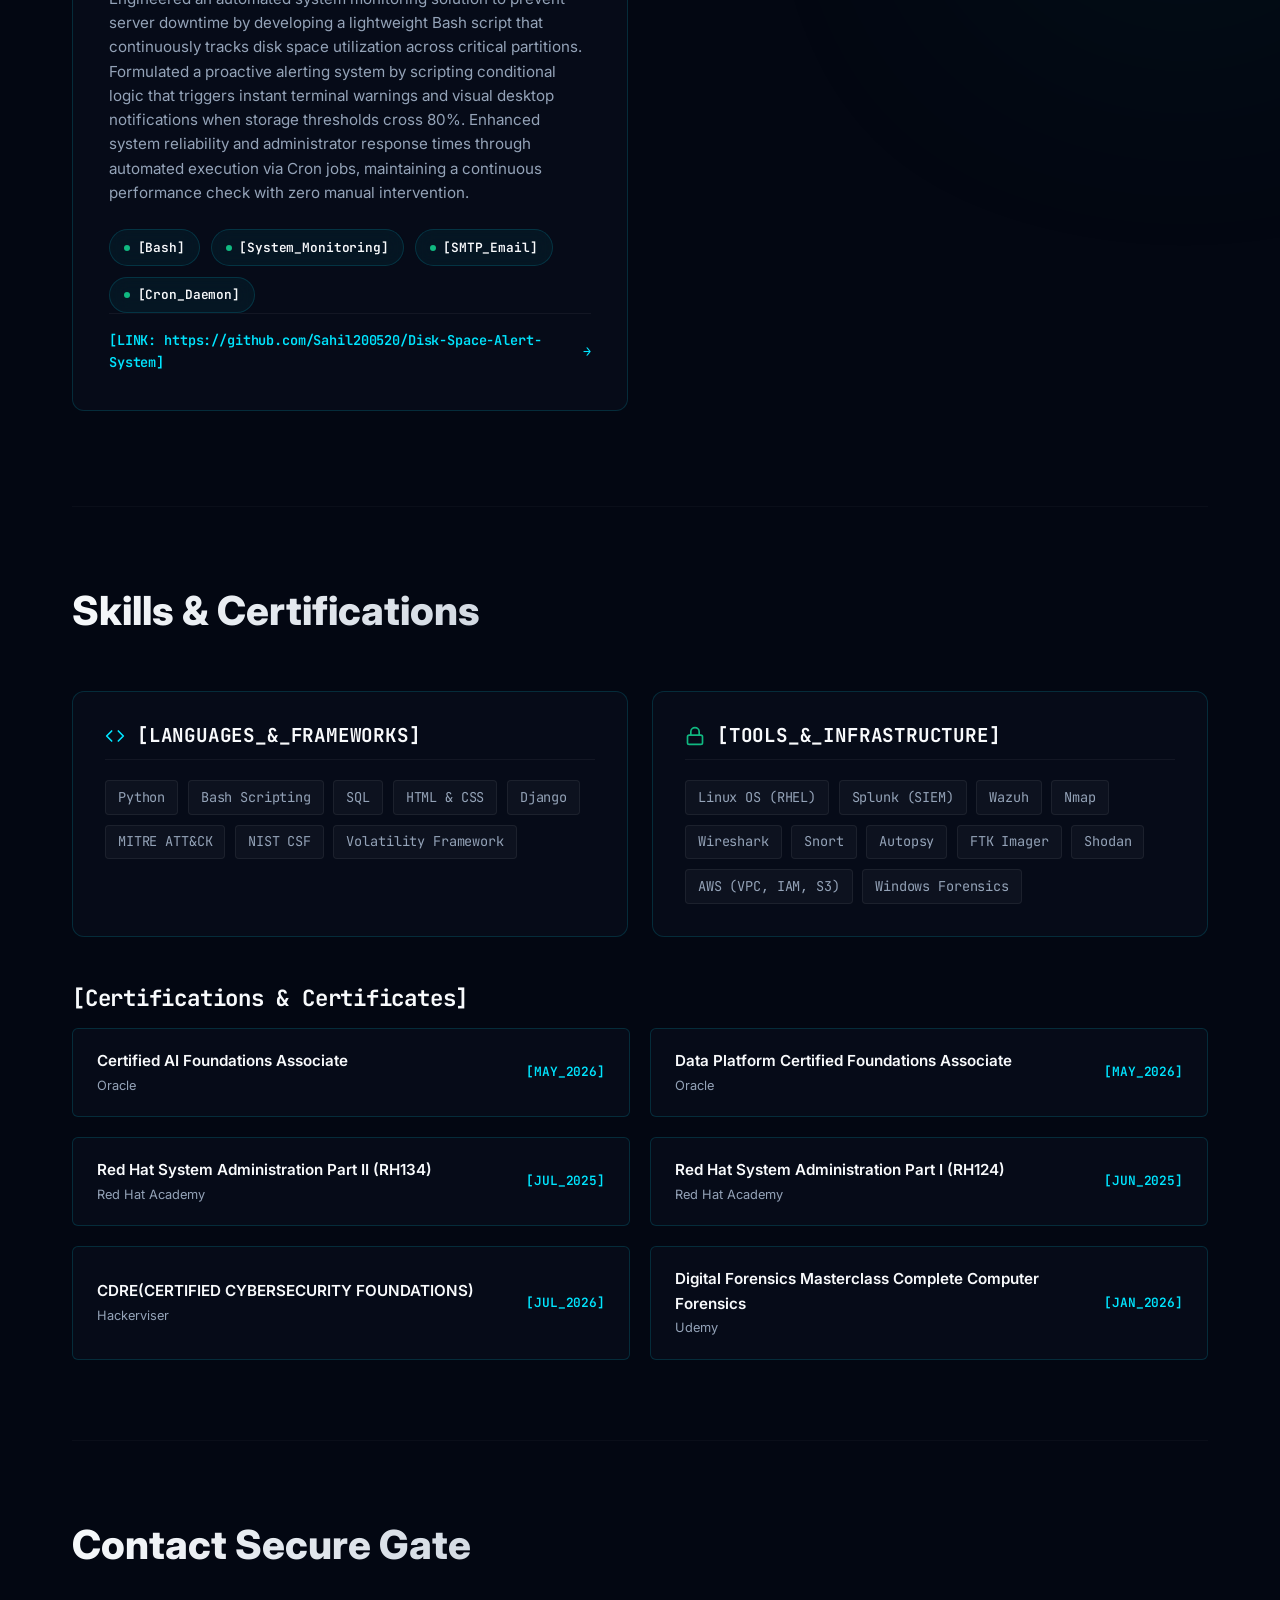
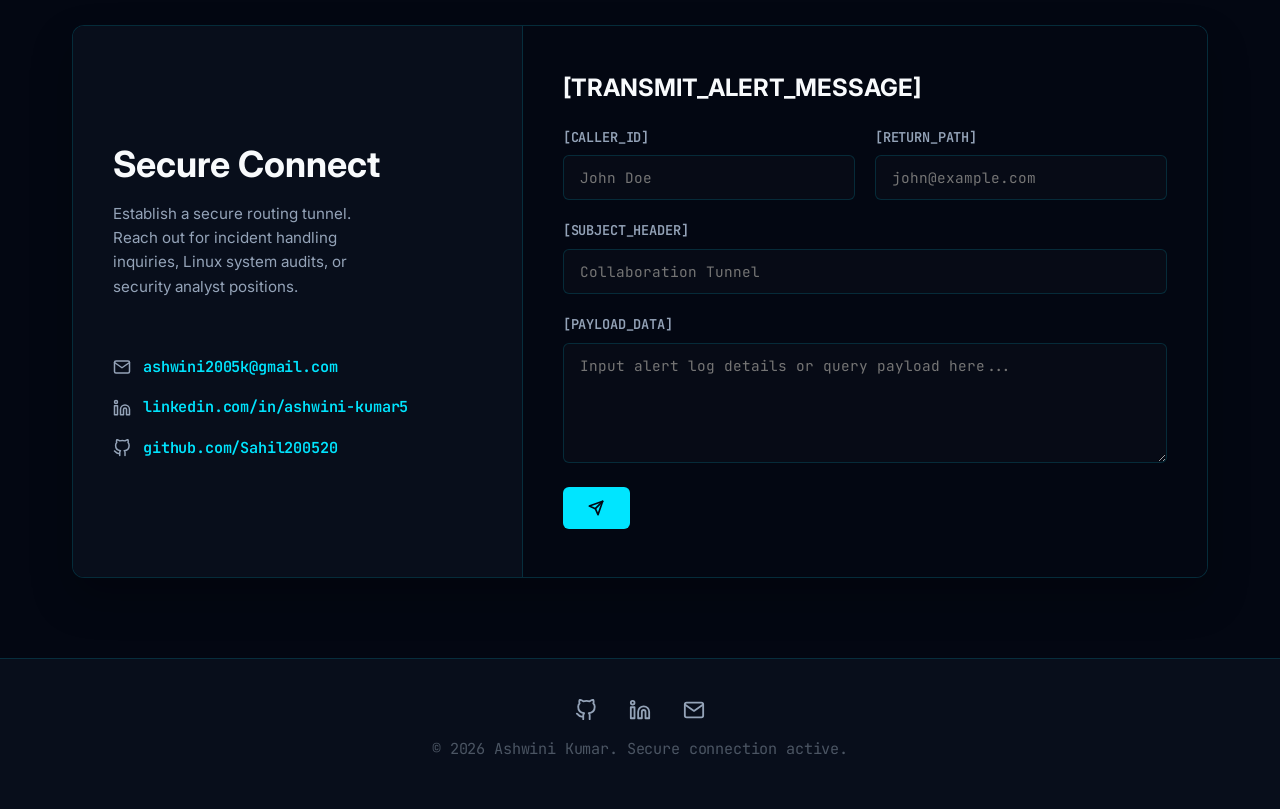
<file: Portfolio/index.html>
<!DOCTYPE html>
<html lang="en">

<head>
  <meta charset="utf-8" />
  <meta name="viewport" content="width=device-width, initial-scale=1" />
  <title>Ashwini Kumar | Cybersecurity &amp; Computer Science Engineer</title>
  <meta name="description"
    content="Portfolio of Ashwini Kumar, a B.Tech Computer Science and Engineering student specializing in Cybersecurity, Blue Team Operations, and Threat Detection." />
  <link rel="stylesheet" href="style.css" />
</head>

<body>
  <!-- Background Blobs -->
  <div class="bg-blob blob-1"></div>
  <div class="bg-blob blob-2"></div>

  <!-- Header Navigation -->
  <header class="topbar">
    <div class="inner">
      <a href="#home" class="brand" aria-label="Ashwini Kumar Home">
        <span class="monospace text-gradient"
          style="font-weight: 800; font-size: 1.1rem; letter-spacing: -0.05em; display: flex; align-items: center; gap: 0.45rem;">
          <span>DefenAsh</span>
        </span>
        <span class="status-dot" aria-hidden="true" style="margin-left: 0.25rem;"></span>
      </a>
      <button class="menu-toggle" aria-label="Toggle menu" id="menu-toggle">
        <span></span><span></span><span></span>
      </button>
      <nav aria-label="Main navigation" id="main-nav" class="monospace">
        <a class="navlink active" href="#home">&lt;HOME /&gt;</a>
        <a class="navlink" href="#about">&lt;ABOUT /&gt;</a>
        <a class="navlink" href="#experience">&lt;EXPERIENCE /&gt;</a>
        <a class="navlink" href="#projects">&lt;PROJECTS /&gt;</a>
        <a class="navlink" href="https://medium.com/@ashwini2005k" target="_blank" rel="noopener noreferrer">&lt;BLOG
          /&gt;</a>
        <a class="navlink" href="#skills">&lt;SKILLS /&gt;</a>
        <a class="navlink" href="#contact">&lt;CONTACT /&gt;</a>
      </nav>
    </div>
  </header>

  <!-- Main Content Wrap -->
  <main class="wrap">

    <!-- Hero Section -->
    <section id="home" class="hero reveal active">
      <div class="hero-content">
        <!-- <div class="hero-subtitle monospace">[ SEC_OPS // STATUS: ACTIVE_DEFENSE ]</div> -->
        <h1 class="text-gradient">Ashwini Kumar</h1>
        <div class="hero-role monospace"
          style="font-size: clamp(1.1rem, 3vw, 1.5rem); text-transform: uppercase; letter-spacing: 0.05em;">
          <span style="color: var(--accent-primary);">Blue Team Cybersecurity</span>
          <span class="accent-bullet" aria-hidden="true"
            style="color: var(--accent-secondary); margin: 0 0.5rem;"></span>
          <!-- <span>Aspiring SOC Analyst</span> -->
        </div>
        <p class="hero-desc">
          Specializing in threat detection, digital forensics, incident response, and Red Hat Enterprise Linux system
          hardening. Dedicated to defending enterprise nodes and automating security monitoring playbooks.
        </p>
        <div class="btnrow">
          <a href="assets/Ashwini_Kumar_Resume.pdf" class="btn primary" download="Ashwini_Kumar_Resume.pdf">
            <svg class="icon" viewBox="0 0 24 24" width="24" height="24" stroke="currentColor" stroke-width="2"
              fill="none" stroke-linecap="round" stroke-linejoin="round">
              <path d="M21 15v4a2 2 0 0 1-2 2H5a2 2 0 0 1-2-2v-4"></path>
              <polyline points="7 10 12 15 17 10"></polyline>
              <line x1="12" y1="15" x2="12" y2="3"></line>
            </svg>
            <span class="monospace">&lt;DOWNLOAD_CV.PDF /&gt;</span>
          </a>
          <a href="#projects" class="btn glass">
            <span class="monospace">&lt;VIEW_CASE_STUDIES /&gt;</span>
            <svg class="icon" style="transform: rotate(-45deg);" viewBox="0 0 24 24" width="24" height="24"
              stroke="currentColor" stroke-width="2" fill="none" stroke-linecap="round" stroke-linejoin="round">
              <line x1="5" y1="12" x2="19" y2="12"></line>
              <polyline points="12 5 19 12 12 19"></polyline>
            </svg>
          </a>
        </div>
        <div class="badges" aria-label="Core Qualifications">
          <!-- <span class="badge monospace">[SecOps]</span> -->
          <span class="badge monospace">[Incident_Response]</span>
          <span class="badge monospace">[Digital_Forensics]</span>
          <span class="badge monospace">[RHEL_Administration]</span>
          <span class="badge monospace">[Blue_Team_Ops]</span>
        </div>
      </div>
    </section>

    <!-- About Me Section -->
    <section id="about" class="reveal">
      <div class="section-title-wrap">
        <!-- <span class="section-tag monospace">[01_OVERVIEW_MODULE]</span> -->
        <h2 class="section-title text-gradient">About Me</h2>
      </div>
      <div class="about-grid">
        <div class="about-text">
          <p>
            I am a B.Tech Computer Science and Engineering student at <strong>Lovely Professional University (LPU)
            </strong> with a strong
            passion for Cybersecurity, specializing in Digital Forensics & Incident Response (DFIR) and Security
            Operations Center (SOC). I enjoy investigating security incidents, analyzing logs, identifying threats, and
            understanding attacker behavior using real-world Blue Team methodologies.
          </p>
          <p>
            I have hands-on experience with Linux Administration, Bash Scripting, SIEM, Splunk, Wazuh, Wireshark,
            Volatility Framework, Autopsy, FTK Imager, MITRE ATT&CK, NIST Cybersecurity Framework, and OSINT. Through
            internships, training, and practical cybersecurity projects, I have developed skills in threat detection,
            log analysis, phishing investigation, incident response, and digital forensic analysis
          </p>
          <p>
            Currently, I am continuously strengthening my Blue Team expertise by building real-world security
            projects, solving cybersecurity labs, and learning advanced DFIR and SOC techniques. My goal is to start my
            career as a DFIR Analyst or SOC Analyst, contributing to effective threat detection, incident response, and
            digital investigations while helping organizations improve their overall security posture.
          </p>
        </div>
        <div class="about-stats monospace">
          <div class="stat-box">
            <h4>[EDUCATION_RECORD]</h4>
            <p>B.Tech in CSE (Cybersecurity Minor)</p>
            <p style="font-size: 0.85rem; font-weight: normal; color: var(--text-secondary); margin-top: 0.25rem;">
              Lovely Professional University</p>
          </div>
        </div>
      </div>
    </section>

    <!-- Experience / Internships Section -->
    <section id="experience" class="reveal">
      <div class="section-title-wrap">
        <!-- <span class="section-tag monospace">[02_TIMELINE_MODULE]</span> -->
        <h2 class="section-title text-gradient">Experience &amp; Training</h2>
      </div>
      <div class="timeline">
        <!-- Deloitte Internship -->
        <div class="timeline-item">
          <div class="timeline-meta">
            <span class="timeline-date monospace">[MAY_2025]</span>
            <span class="timeline-org">Deloitte</span>
            <span class="timeline-role monospace">[Intern_JobSim]</span>
          </div>
          <div class="timeline-content">
            <h4 class="monospace">&lt;Cyber Threat Management Sim /&gt;</h4>
            <ul>
              <li>Conducted a comprehensive Data Breach Investigation for a simulated industrial environment, focusing
                on threat detection, containment, and network architecture security.</li>
              <li>Analyzed Apache and Linux web server logs to locate suspicious activity, identify malicious IP
                addresses, and trace unauthorized payload executions.</li>
              <li>Authored a professional security incident response report, documenting findings and providing
                actionable mitigation strategies to block future attacks.</li>
            </ul>
          </div>
        </div>

        <!-- Red Hat Linux Administration -->
        <div class="timeline-item">
          <div class="timeline-meta">
            <span class="timeline-date monospace">[JUN - JUL 2025]</span>
            <span class="timeline-org">Red Hat Academy</span>
            <span class="timeline-role monospace">[LinuxAdmin_Intern]</span>
          </div>
          <div class="timeline-content">
            <h4 class="monospace">&lt;System Administration &amp; Hardening /&gt;</h4>
            <ul>
              <li>Mastered administrative processes in a Red Hat Enterprise Linux (RHEL) environment, ensuring core
                services maintain high availability, performance, and security.</li>
              <li>Designed and deployed automation scripts in Bash for user administration, directory configurations,
                permission audits, and dynamic volume layouts using LVM.</li>
              <li>Configured and hardened SSH service bindings, validated file access lists, and inspected network
                sockets to prevent unauthorized privilege escalations.</li>
            </ul>
          </div>
        </div>
      </div>
    </section>

    <!-- Projects Grid Section -->
    <section id="projects" class="reveal">
      <div class="section-title-wrap">
        <!-- <span class="section-tag monospace">[03_PROJECT_MODULE]</span> -->
        <h2 class="section-title text-gradient">Projects &amp; Case Studies</h2>
      </div>
      <div class="grid">
        <!-- Project 1: Ultimate Phishing Analyzer -->
        <div class="card col-6">
          <div class="card-inner">
            <div class="card-header">
              <!-- <span class="tag monospace">[SEC_TOOL // AUTOMATION]</span> -->
            </div>
            <h3>Network-Forensics</h3>
            <p>
              Spearheaded a network forensics workflow to detect malicious activity by deploying automated packet
              capturing scripts to sniff network interfaces and monitor unauthorized traffic in real time.
              Mitigated the complexity of raw network analysis by engineering custom text-filtering logic in Linux to
              parse raw logs, instantly separating critical network alerts from standard background traffic.
              Accelerated digital forensics triage through an automated reporting mechanism that logs suspicious
              connection attempts, delivering structured threat summaries ready for deeper security investigations.
            </p>
            <div class="badges" aria-label="Tech Stack">
              <span class="badge monospace">[Bash]</span>
              <span class="badge monospace">[VirusTotal_API]</span>
              <span class="badge monospace">[OpenSSL]</span>
              <span class="badge monospace">[OSINT]</span>
              <span class="badge monospace">[jq]</span>
            </div>
            <div class="card-footer mt-6">
              <a href="https://github.com/Sahil200520" target="_blank" rel="noopener noreferrer"
                class="read-more monospace" style="font-size: 0.85rem;">
                [LINK: https://github.com/Sahil200520/Network_Forensics_Project-] <span class="arrow">→</span>
              </a>
            </div>
          </div>
        </div>

        <!-- Project 2: Phishing-Detection -->
        <div class="card col-6">
          <div class="card-inner">
            <div class="card-header">
              <!-- <span class="tag monospace">[DEF_TOOL // SOCK_HONEY]</span> -->
            </div>
            <h3>Phishing-Detection</h3>
            <p>
              Created a secure Shell-based framework to analyze suspicious URLs by scripting a modular Bash tool that
              integrates VirusTotal API, SSL/TLS, and WHOIS lookups, reducing manual verification time by 40%.
              Resolved raw data parsing bottlenecks in web investigations by engineering custom JSON extraction and
              text-filtering logic within Linux, cutting threat verdict response times to under 5 seconds.
              Optimized incident response workflows through an automated reporting module that compiles API scores,
              domain age, and SSL flags into plain-text logs, successfully accelerating initial triage for Blue Team
              analysis.
            </p>
            <div class="badges" aria-label="Tech Stack">
              <span class="badge monospace">[Bash]</span>
              <span class="badge monospace">[VirusTotal_API]</span>
              <span class="badge monospace">[OpenSSL]</span>
              <span class="badge monospace">[OSINT]</span>
              <span class="badge monospace">[jq]</span>
            </div>
            <div class="card-footer mt-6">
              <a href="https://github.com/Sahil200520" target="_blank" rel="noopener noreferrer"
                class="read-more monospace" style="font-size: 0.85rem;">
                [LINK: https://github.com/Sahil200520/phishing-detection]<span class="arrow">→</span>
              </a>
            </div>
          </div>
        </div>

        <!-- Project 3: Agentic AI EV Copilot -->


        <!-- Project 4: Disk Space Alert System Script -->
        <div class="card col-6">
          <div class="card-inner">
            <div class="card-header">
              <!-- <span class="tag monospace">[SYS_ADMIN // CRON]</span> -->
            </div>
            <h3>Disk Space Alert System Script</h3>
            <p>
              Engineered an automated system monitoring solution to prevent server downtime by developing a lightweight
              Bash script that continuously tracks disk space utilization across critical partitions.
              Formulated a proactive alerting system by scripting conditional logic that triggers instant terminal
              warnings and visual desktop notifications when storage thresholds cross 80%.
              Enhanced system reliability and administrator response times through automated execution via Cron jobs,
              maintaining a continuous performance check with zero manual intervention.
            </p>
            <div class="badges" aria-label="Tech Stack">
              <span class="badge monospace">[Bash]</span>
              <span class="badge monospace">[System_Monitoring]</span>
              <span class="badge monospace">[SMTP_Email]</span>
              <span class="badge monospace">[Cron_Daemon]</span>
            </div>
            <div class="card-footer mt-6">
              <a href="https://github.com/Sahil200520" target="_blank" rel="noopener noreferrer"
                class="read-more monospace" style="font-size: 0.85rem;">
                [LINK: https://github.com/Sahil200520/Disk-Space-Alert-System] <span class="arrow">→</span>
              </a>
            </div>
          </div>
        </div>
      </div>
    </section>

    <!-- Blog Redirected to Medium -->

    <!-- Skills & Certifications Section -->
    <section id="skills" class="reveal">
      <div class="section-title-wrap">
        <!-- <span class="section-tag monospace">[05_SKILLS_MATRIX]</span> -->
        <h2 class="section-title text-gradient">Skills &amp; Certifications</h2>
      </div>

      <div class="skills-grid">
        <!-- Skills Column 1 -->
        <div class="skills-card">
          <h3 class="monospace">
            <svg viewBox="0 0 24 24" width="20" height="20" stroke="var(--accent-primary)" stroke-width="2" fill="none"
              stroke-linecap="round" stroke-linejoin="round" style="display:inline-block; vertical-align: middle;">
              <polyline points="16 18 22 12 16 6"></polyline>
              <polyline points="8 6 2 12 8 18"></polyline>
            </svg>
            <span style="vertical-align: middle; margin-left: 0.25rem;">[LANGUAGES_&amp;_FRAMEWORKS]</span>
          </h3>
          <div class="skills-list">
            <span class="skill-tag monospace">Python</span>
            <span class="skill-tag monospace">Bash Scripting</span>
            <span class="skill-tag monospace">SQL</span>
            <span class="skill-tag monospace">HTML &amp; CSS</span>
            <span class="skill-tag monospace">Django</span>
            <span class="skill-tag monospace">MITRE ATT&amp;CK</span>
            <span class="skill-tag monospace">NIST CSF</span>
            <span class="skill-tag monospace">Volatility Framework</span>
          </div>
        </div>

        <!-- Skills Column 2 -->
        <div class="skills-card">
          <h3 class="monospace">
            <svg viewBox="0 0 24 24" width="20" height="20" stroke="var(--accent-secondary)" stroke-width="2"
              fill="none" stroke-linecap="round" stroke-linejoin="round"
              style="display:inline-block; vertical-align: middle;">
              <rect x="3" y="11" width="18" height="11" rx="2" ry="2"></rect>
              <path d="M7 11V7a5 5 0 0 1 10 0v4"></path>
            </svg>
            <span style="vertical-align: middle; margin-left: 0.25rem;">[TOOLS_&amp;_INFRASTRUCTURE]</span>
          </h3>
          <div class="skills-list">
            <span class="skill-tag monospace">Linux OS (RHEL)</span>
            <span class="skill-tag monospace">Splunk (SIEM)</span>
            <span class="skill-tag monospace">Wazuh</span>
            <span class="skill-tag monospace">Nmap</span>
            <span class="skill-tag monospace">Wireshark</span>
            <span class="skill-tag monospace">Snort</span>
            <span class="skill-tag monospace">Autopsy</span>
            <span class="skill-tag monospace">FTK Imager</span>
            <span class="skill-tag monospace">Shodan</span>
            <span class="skill-tag monospace">AWS (VPC, IAM, S3)</span>
            <span class="skill-tag monospace">Windows Forensics</span>
          </div>
        </div>
      </div>

      <!-- Certifications Sub-Section -->
      <div class="cert-section">
        <h3 class="mb-4 monospace">[Certifications & Certificates]</h3>
        <div class="certs-grid">
          <!-- Cert 1 -->
          <div class="cert-card">
            <div class="cert-info">
              <span class="cert-title">Certified AI Foundations Associate</span>
              <span class="cert-issuer">Oracle</span>
            </div>
            <span class="cert-date monospace">[MAY_2026]</span>
          </div>

          <!-- Cert 2 -->
          <div class="cert-card">
            <div class="cert-info">
              <span class="cert-title">Data Platform Certified Foundations Associate</span>
              <span class="cert-issuer">Oracle</span>
            </div>
            <span class="cert-date monospace">[MAY_2026]</span>
          </div>

          <!-- Cert 3 -->
          <div class="cert-card">
            <div class="cert-info">
              <span class="cert-title">Red Hat System Administration Part II (RH134)</span>
              <span class="cert-issuer">Red Hat Academy</span>
            </div>
            <span class="cert-date monospace">[JUL_2025]</span>
          </div>

          <!-- Cert 4 -->
          <div class="cert-card">
            <div class="cert-info">
              <span class="cert-title">Red Hat System Administration Part I (RH124)</span>
              <span class="cert-issuer">Red Hat Academy</span>
            </div>
            <span class="cert-date monospace">[JUN_2025]</span>
          </div>
          <!-- Cert 5 -->
          <div class="cert-card">
            <div class="cert-info">
              <span class="cert-title">CDRE(CERTIFIED CYBERSECURITY FOUNDATIONS)</span>
              <span class="cert-issuer">Hackerviser</span>
            </div>
            <span class="cert-date monospace">[JUL_2026]</span>
          </div>
          <!-- cert 6  -->
          <div class="cert-card">
            <div class="cert-info">
              <span class="cert-title">Digital Forensics Masterclass Complete Computer Forensics</span>
              <span class="cert-issuer">Udemy</span>
            </div>
            <span class="cert-date monospace">[JAN_2026]</span>
          </div>
        </div>
      </div>
    </section>

    <!-- Contact & Form Section -->
    <section id="contact" class="reveal">
      <div class="section-title-wrap">
        <!-- <span class="section-tag monospace">[06_ESTABLISH_SESSION]</span> -->
        <h2 class="section-title text-gradient">Contact Secure Gate</h2>
      </div>

      <div class="contact-panel">
        <!-- Left details panel -->
        <div class="contact-panel-left">
          <h2>Secure Connect</h2>
          <p>Establish a secure routing tunnel. Reach out for incident handling inquiries, Linux system audits, or
            security analyst positions.</p>
          <div class="contact-meta monospace">
            <div class="contact-meta-item">
              <span class="contact-meta-label" aria-hidden="true">
                <svg viewBox="0 0 24 24" width="18" height="18" stroke="currentColor" stroke-width="2" fill="none" stroke-linecap="round" stroke-linejoin="round">
                  <path d="M4 4h16c1.1 0 2 .9 2 2v12c0 1.1-.9 2-2 2H4c-1.1 0-2-.9-2-2V6c0-1.1.9-2 2-2z"></path>
                  <polyline points="22,6 12,13 2,6"></polyline>
                </svg>
              </span>
              <span class="contact-meta-val"><a href="mailto:ashwini2005k@gmail.com">ashwini2005k@gmail.com</a></span>
            </div>
            <div class="contact-meta-item">
              <span class="contact-meta-label" aria-hidden="true">
                <svg viewBox="0 0 24 24" width="18" height="18" stroke="currentColor" stroke-width="2" fill="none" stroke-linecap="round" stroke-linejoin="round">
                  <path d="M16 8a6 6 0 0 1 6 6v7h-4v-7a2 2 0 0 0-2-2 2 2 0 0 0-2 2v7h-4v-7a6 6 0 0 1 6-6z"></path>
                  <rect x="2" y="9" width="4" height="12"></rect>
                  <circle cx="4" cy="4" r="2"></circle>
                </svg>
              </span>
              <span class="contact-meta-val"><a href="https://linkedin.com/in/ashwini-kumar5/" target="_blank"
                  rel="noopener noreferrer">linkedin.com/in/ashwini-kumar5</a></span>
            </div>
            <div class="contact-meta-item">
              <span class="contact-meta-label" aria-hidden="true">
                <svg viewBox="0 0 24 24" width="18" height="18" stroke="currentColor" stroke-width="2" fill="none" stroke-linecap="round" stroke-linejoin="round">
                  <path d="M9 19c-5 1.5-5-2.5-7-3m14 6v-3.87a3.37 3.37 0 0 0-.94-2.61c3.14-.35 6.44-1.54 6.44-7A5.44 5.44 0 0 0 20 4.77 5.07 5.07 0 0 0 19.91 1S18.73.65 16 2.48a13.38 13.38 0 0 0-7 0C6.27.65 5.09 1 5.09 1A5.07 5.07 0 0 0 5 4.77a5.44 5.44 0 0 0-1.5 3.78c0 5.42 3.3 6.61 6.44 7A3.37 3.37 0 0 0 9 18.13V22"></path>
                </svg>
              </span>
              <span class="contact-meta-val"><a href="https://github.com/Sahil200520" target="_blank"
                  rel="noopener noreferrer">github.com/Sahil200520</a></span>
            </div>
          </div>
        </div>

        <!-- Right interactive form panel -->
        <div class="contact-panel-right">
          <h3>[TRANSMIT_ALERT_MESSAGE]</h3>
          <form class="contact-form" action="https://formspree.io/f/placeholder" method="POST"
            onsubmit="event.preventDefault(); alert('Session payload successfully transmitted!');">
            <div class="contact-form-grid">
              <label class="monospace">
                [CALLER_ID]
                <input type="text" name="name" placeholder="John Doe" required />
              </label>
              <label class="monospace">
                [RETURN_PATH]
                <input type="email" name="email" placeholder="john@example.com" required />
              </label>
              <label class="full-width monospace">
                [SUBJECT_HEADER]
                <input type="text" name="subject" placeholder="Collaboration Tunnel" required />
              </label>
              <label class="full-width monospace">
                [PAYLOAD_DATA]
                <textarea name="message" placeholder="Input alert log details or query payload here..."
                  required></textarea>
              </label>
            </div>
            <button type="submit" class="contact-submit monospace">
              <!-- <span>[ TRANSMIT ]</span> -->
              <svg viewBox="0 0 24 24" width="16" height="16" stroke="currentColor" stroke-width="2.5" fill="none"
                stroke-linecap="round" stroke-linejoin="round" style="display:inline-block; vertical-align: middle;">
                <line x1="22" y1="2" x2="11" y2="13"></line>
                <polygon points="22 2 15 22 11 13 2 9 22 2"></polygon>
              </svg>
            </button>
          </form>
        </div>
      </div>
    </section>

  </main>

  <!-- Footer Section -->
  <footer class="footer">
    <div class="wrap text-center">
      <div class="social-links">
        <a href="https://github.com/Sahil200520" target="_blank" rel="noopener noreferrer" aria-label="GitHub">
          <svg viewBox="0 0 24 24" width="22" height="22" stroke="currentColor" stroke-width="2" fill="none"
            stroke-linecap="round" stroke-linejoin="round">
            <path
              d="M9 19c-5 1.5-5-2.5-7-3m14 6v-3.87a3.37 3.37 0 0 0-.94-2.61c3.14-.35 6.44-1.54 6.44-7A5.44 5.44 0 0 0 20 4.77 5.07 5.07 0 0 0 19.91 1S18.73.65 16 2.48a13.38 13.38 0 0 0-7 0C6.27.65 5.09 1 5.09 1A5.07 5.07 0 0 0 5 4.77a5.44 5.44 0 0 0-1.5 3.78c0 5.42 3.3 6.61 6.44 7A3.37 3.37 0 0 0 9 18.13V22">
            </path>
          </svg>
        </a>
        <a href="https://linkedin.com/in/ashwini-kumar5/" target="_blank" rel="noopener noreferrer"
          aria-label="LinkedIn">
          <svg viewBox="0 0 24 24" width="22" height="22" stroke="currentColor" stroke-width="2" fill="none"
            stroke-linecap="round" stroke-linejoin="round">
            <path d="M16 8a6 6 0 0 1 6 6v7h-4v-7a2 2 0 0 0-2-2 2 2 0 0 0-2 2v7h-4v-7a6 6 0 0 1 6-6z"></path>
            <rect x="2" y="9" width="4" height="12"></rect>
            <circle cx="4" cy="4" r="2"></circle>
          </svg>
        </a>
        <a href="mailto:ashwini2005k@gmail.com" aria-label="Email">
          <svg viewBox="0 0 24 24" width="22" height="22" stroke="currentColor" stroke-width="2" fill="none"
            stroke-linecap="round" stroke-linejoin="round">
            <path d="M4 4h16c1.1 0 2 .9 2 2v12c0 1.1-.9 2-2 2H4c-1.1 0-2-.9-2-2V6c0-1.1.9-2 2-2z"></path>
            <polyline points="22,6 12,13 2,6"></polyline>
          </svg>
        </a>
      </div>
      <p class="footer-copy monospace">© 2026 Ashwini Kumar. Secure connection active.</p>
    </div>
  </footer>

  <div class="custom-cursor-dot" aria-hidden="true"></div>
  <div class="custom-cursor-ring" aria-hidden="true"></div>

  <script src="script.js"></script>
</body>

</html>
</file>
<file: style.css>
@import url('https://fonts.googleapis.com/css2?family=Inter:wght@300;400;500;600;700;800&family=JetBrains+Mono:wght@400;500;600;700&display=swap');

:root {
  /* Color Palette - Cybersecurity Operations Center (SOC) Theme */
  --bg-color: #030712;
  /* Deep Obsidian Gray-Black */
  --bg-color-alt: #080E1B;
  /* Dark Blue-Gray Terminal slate */
  --text-primary: #F8FAFC;
  /* Crisp Off-White */
  --text-secondary: #94A3B8;
  /* Cool steel gray */

  --accent-primary: #00E5FF;
  /* Glowing Cyber Cyan */
  --accent-primary-hover: #80F0FF;
  --accent-secondary: #10B981;
  /* Secure Emerald Green */
  --accent-secondary-hover: #34D399;

  --glass-bg: rgba(8, 14, 27, 0.75);
  --glass-border: rgba(0, 229, 255, 0.15);
  --glass-highlight: rgba(0, 229, 255, 0.05);
  --accent-glow: rgba(0, 229, 255, 0.12);

  /* Layout & Spacing */
  --max-width: 1200px;
  --header-height: 80px;
  --transition: all 0.3s cubic-bezier(0.25, 0.8, 0.25, 1);
  --radius-sm: 6px;
  --radius-md: 12px;
  --radius-lg: 18px;
}

/* Reset and Base */
*,
*::before,
*::after {
  margin: 0;
  padding: 0;
  box-sizing: border-box;
}

html {
  scroll-behavior: smooth;
  font-size: 16px;
}

body {
  font-family: 'Inter', -apple-system, sans-serif;
  background-color: var(--bg-color);
  color: var(--text-primary);
  line-height: 1.6;
  overflow-x: hidden;
  position: relative;
}

/* HUD Grid Overlay representing a secure server terminal environment */
body::after {
  content: "";
  position: fixed;
  top: 0;
  left: 0;
  right: 0;
  bottom: 0;
  background-image:
    linear-gradient(rgba(0, 229, 255, 0.015) 1px, transparent 1px),
    linear-gradient(90deg, rgba(0, 229, 255, 0.015) 1px, transparent 1px);
  background-size: 40px 40px;
  z-index: -2;
  pointer-events: none;
}

/* Mouse Spotlight Effect - Cyber cyan glow */
body::before {
  content: "";
  position: fixed;
  top: 0;
  left: 0;
  right: 0;
  bottom: 0;
  background: radial-gradient(800px circle at calc(var(--mouse-x, 0.5) * 100vw) calc(var(--mouse-y, 0.5) * 100vh), rgba(0, 229, 255, 0.08), transparent 35%);
  z-index: 1000;
  pointer-events: none;
}

/* Background Effects */
.bg-blob {
  position: absolute;
  border-radius: 30%;
  filter: blur(140px);
  z-index: -1;
  opacity: 0.2;
  transition: transform 0.8s cubic-bezier(0.25, 0.8, 0.25, 1);
}

.blob-1 {
  top: -10%;
  left: -10%;
  width: 40vw;
  height: 40vw;
  background: radial-gradient(circle, var(--accent-primary) 0%, transparent 70%);
}

.blob-2 {
  top: 50%;
  right: -10%;
  width: 35vw;
  height: 35vw;
  background: radial-gradient(circle, var(--accent-secondary) 0%, transparent 70%);
}

/* Monospace fonts for terminal stats, labels, brackets */
.monospace {
  font-family: 'JetBrains Mono', 'Fira Code', monospace;
  letter-spacing: -0.01em;
}

/* Blinking Status dot */
.status-dot {
  width: 8px;
  height: 8px;
  background-color: var(--accent-secondary);
  border-radius: 50%;
  display: inline-block;
  box-shadow: 0 0 8px var(--accent-secondary);
  animation: blink 2s infinite;
}

@keyframes blink {

  0%,
  100% {
    opacity: 1;
  }

  50% {
    opacity: 0.3;
  }
}

/* Typography */
h1,
h2,
h3,
h4,
h5,
h6 {
  font-weight: 700;
  line-height: 1.2;
  margin-bottom: 1rem;
}

h1 {
  font-size: clamp(2.5rem, 6vw, 4.5rem);
  letter-spacing: -0.02em;
}

h2 {
  font-size: clamp(2rem, 4vw, 2.5rem);
}

h3 {
  font-size: 1.4rem;
}

p {
  color: var(--text-secondary);
  font-size: 1.05rem;
  margin-bottom: 1.5rem;
}

.text-gradient {
  background: linear-gradient(135deg, var(--text-primary), var(--text-secondary));
  -webkit-background-clip: text;
  background-clip: text;
  -webkit-text-fill-color: transparent;
}

.glow-text {
  color: var(--accent-primary);
  text-shadow: 0 0 20px rgba(0, 229, 255, 0.4);
}

a {
  text-decoration: none;
  color: inherit;
  transition: var(--transition);
}

/* Utilities */
.wrap {
  max-width: var(--max-width);
  margin: 0 auto;
  padding: 0 2rem;
}

.mt-1 {
  margin-top: 0.25rem;
}

.mt-2 {
  margin-top: 0.5rem;
}

.mt-4 {
  margin-top: 1rem;
}

.mt-6 {
  margin-top: 1.5rem;
}

.mt-8 {
  margin-top: 2rem;
}

.mt-12 {
  margin-top: 4rem;
}

.mb-2 {
  margin-bottom: 0.5rem;
}

.mb-4 {
  margin-bottom: 1rem;
}

.mb-8 {
  margin-bottom: 2rem;
}

.mb-12 {
  margin-bottom: 4rem;
}

.text-center {
  text-align: center;
}

/* Grid System */
.grid {
  display: grid;
  row-gap: 2rem;
  column-gap: 24px;
  grid-template-columns: repeat(12, 1fr);
  margin-top: 15px;
  margin-bottom: 15px;
}

.col-12 {
  grid-column: span 12;
}

.col-8 {
  grid-column: span 8;
}

.col-6 {
  grid-column: span 6;
}

.col-4 {
  grid-column: span 4;
}

.col-3 {
  grid-column: span 3;
}

@media (max-width: 900px) {

  .col-8,
  .col-6,
  .col-4,
  .col-3 {
    grid-column: span 12;
  }
}

/* Buttons */
.btnrow {
  display: flex;
  gap: 1rem;
  flex-wrap: wrap;
  margin-top: 1.5rem;
}

.btn {
  display: inline-flex;
  align-items: center;
  gap: 0.5rem;
  padding: 0.8rem 1.6rem;
  font-size: 0.95rem;
  font-weight: 600;
  border-radius: var(--radius-sm);
  cursor: pointer;
  transition: var(--transition);
  border: 1px solid transparent;
}

.btn.primary {
  background: var(--accent-primary);
  color: var(--bg-color);
  box-shadow: 0 4px 14px var(--accent-glow);
}

.btn.primary:hover {
  background: var(--accent-primary-hover);
  transform: translateY(-2px);
  color: var(--bg-color);
  box-shadow: 0 6px 20px rgba(0, 229, 255, 0.35), 0 0 15px rgba(0, 229, 255, 0.2);
}

.btn.glass {
  background: var(--glass-highlight);
  border: 1px solid var(--glass-border);
  color: var(--text-primary);
  backdrop-filter: blur(10px);
  -webkit-backdrop-filter: blur(10px);
}

.btn.glass:hover {
  background: rgba(255, 255, 255, 0.08);
  border-color: var(--accent-primary);
  transform: translateY(-2px);
  box-shadow: 0 4px 15px rgba(0, 229, 255, 0.1);
}

.btn .icon {
  width: 1.2rem;
  height: 1.2rem;
  transition: var(--transition);
  stroke: currentColor;
  stroke-width: 2;
  fill: none;
}

.btn:hover .icon {
  transform: translateY(2px);
}

/* Header & Nav */
.topbar {
  position: fixed;
  top: 0;
  left: 0;
  right: 0;
  height: var(--header-height);
  background: var(--glass-bg);
  backdrop-filter: blur(16px);
  -webkit-backdrop-filter: blur(16px);
  border-bottom: 1px solid var(--glass-border);
  z-index: 1000;
  display: flex;
  align-items: center;
}

.topbar .inner {
  width: 100%;
  max-width: var(--max-width);
  margin: 0 auto;
  padding: 0 2rem;
  display: flex;
  justify-content: space-between;
  align-items: center;
}

.brand {
  font-size: 1.15rem;
  font-weight: 700;
  display: flex;
  align-items: center;
  gap: 0.5rem;
}

.brand .dot {
  width: 8px;
  height: 8px;
  background: var(--accent-secondary);
  border-radius: 50%;
  display: inline-block;
  box-shadow: 0 0 8px var(--accent-secondary);
}

.topbar nav {
  display: flex;
  gap: 1.5rem;
}

.navlink {
  font-size: 0.9rem;
  font-weight: 500;
  color: var(--text-secondary);
  position: relative;
  padding: 0.25rem 0;
}

.navlink:hover,
.navlink.active {
  color: var(--text-primary);
}

.navlink::after {
  content: '';
  position: absolute;
  bottom: -4px;
  left: 0;
  width: 0;
  height: 2px;
  background: var(--accent-primary);
  transition: var(--transition);
}

.navlink:hover::after,
.navlink.active::after {
  width: 100%;
}

.menu-toggle {
  display: none;
  flex-direction: column;
  gap: 5px;
  background: none;
  border: none;
  cursor: pointer;
  z-index: 1001;
  padding: 5px;
}

.menu-toggle span {
  width: 24px;
  height: 2px;
  background: var(--text-primary);
  transition: var(--transition);
}

@media (max-width: 768px) {
  .menu-toggle {
    display: flex;
  }

  .topbar nav {
    position: fixed;
    top: var(--header-height);
    left: 0;
    right: 0;
    background: var(--bg-color-alt);
    border-bottom: 1px solid var(--glass-border);
    flex-direction: column;
    padding: 2rem;
    gap: 1.5rem;
    transform: translateY(-150%);
    opacity: 0;
    transition: var(--transition);
    align-items: center;
  }

  .topbar nav.active {
    transform: translateY(0);
    opacity: 1;
  }

  .menu-toggle.active span:nth-child(1) {
    transform: rotate(45deg) translate(5px, 5px);
  }

  .menu-toggle.active span:nth-child(2) {
    opacity: 0;
  }

  .menu-toggle.active span:nth-child(3) {
    transform: rotate(-45deg) translate(5px, -5px);
  }
}

/* Sections Base Styling */
section {
  padding: 5rem 0;
  border-bottom: 1px solid rgba(255, 255, 255, 0.03);
}

section:last-of-type {
  border-bottom: none;
}

/* Hero Section */
.hero {
  min-height: 85vh;
  display: flex;
  flex-direction: column;
  justify-content: center;
  padding-top: calc(var(--header-height) + 2rem);
}

.hero-subtitle {
  color: var(--accent-primary);
  font-weight: 600;
  letter-spacing: 0.12em;
  font-size: 0.85rem;
  margin-bottom: 0.75rem;
  display: flex;
  align-items: center;
  gap: 0.5rem;
}

.hero-subtitle::before {
  content: '';
  display: inline-block;
  width: 12px;
  height: 2px;
  background: var(--accent-primary);
}

.hero h1 {
  font-size: clamp(2.5rem, 7vw, 4.2rem);
  font-weight: 800;
  line-height: 1.1;
  letter-spacing: -0.02em;
}

.hero-role {
  font-size: clamp(1.25rem, 3.5vw, 1.75rem);
  font-weight: 500;
  color: var(--text-primary);
  margin-top: 0.5rem;
  display: flex;
  align-items: center;
  gap: 0.6rem;
}

.hero-role .accent-bullet {
  color: var(--accent-secondary);
}

.hero-desc {
  font-size: 1.125rem;
  max-width: 750px;
  margin-top: 1.5rem;
  margin-bottom: 2rem;
  line-height: 1.7;
}

/* Badges list */
.badges {
  display: flex;
  flex-wrap: wrap;
  gap: 0.65rem;
  margin-top: 1.5rem;
}

.badge {
  background: var(--glass-highlight);
  border: 1px solid var(--glass-border);
  padding: 0.45rem 0.9rem;
  border-radius: 2rem;
  font-size: 0.8rem;
  font-weight: 600;
  backdrop-filter: blur(10px);
  -webkit-backdrop-filter: blur(10px);
  transition: var(--transition);
  display: flex;
  align-items: center;
  gap: 0.45rem;
  color: var(--text-primary);
}

.badge:hover {
  border-color: var(--accent-primary);
  transform: translateY(-2px);
  box-shadow: 0 4px 15px rgba(0, 229, 255, 0.15);
}

.badge::before {
  content: '';
  width: 6px;
  height: 6px;
  background: var(--accent-secondary);
  border-radius: 50%;
  display: inline-block;
}

/* Section Headings */
.section-title-wrap {
  margin-bottom: 3.5rem;
  position: relative;
}

.section-tag {
  color: var(--accent-primary);
  font-weight: 600;
  letter-spacing: 0.12em;
  font-size: 0.8rem;
  margin-bottom: 0.5rem;
  display: block;
}

.section-title {
  font-size: clamp(2rem, 4vw, 2.5rem);
  font-weight: 800;
  margin-bottom: 0;
}

/* About Me Content */
.about-grid {
  display: grid;
  grid-template-columns: 1.25fr 0.75fr;
  gap: 3.5rem;
  align-items: start;
}

@media (max-width: 900px) {
  .about-grid {
    grid-template-columns: 1fr;
    gap: 2rem;
  }
}

.about-text p {
  font-size: 1.05rem;
  line-height: 1.8;
  margin-bottom: 1.25rem;
}

.about-stats {
  display: flex;
  flex-direction: column;
  gap: 1.25rem;
}

.stat-box {
  background: var(--glass-bg);
  border: 1px solid var(--glass-border);
  padding: 1.5rem;
  border-radius: var(--radius-md);
  transition: var(--transition);
}

.stat-box:hover {
  border-color: var(--accent-primary);
  transform: translateY(-2px);
  box-shadow: 0 8px 24px rgba(0, 229, 255, 0.05);
}

.stat-box h4 {
  color: var(--accent-primary);
  font-size: 0.8rem;
  text-transform: uppercase;
  letter-spacing: 0.08em;
  margin-bottom: 0.5rem;
}

.stat-box p {
  color: var(--text-primary);
  font-size: 1.1rem;
  font-weight: 600;
  margin-bottom: 0;
}

/* Cards (Projects & Blogs) */
.card {
  display: flex;
  flex-direction: column;
  background: var(--glass-bg);
  border: 1px solid var(--glass-border);
  border-radius: var(--radius-md);
  padding: 2.25rem;
  position: relative;
  overflow: hidden;
  transition: var(--transition);
  height: 100%;
  cursor: pointer;
}

.card::before {
  content: '';
  position: absolute;
  top: 0;
  left: 0;
  right: 0;
  height: 4px;
  background: linear-gradient(90deg, var(--accent-primary), var(--accent-secondary));
  transform: scaleX(0);
  transform-origin: left;
  transition: transform 0.4s ease;
}

.card:hover {
  transform: translateY(-8px);
  background: var(--bg-color-alt);
  border-color: rgba(0, 229, 255, 0.35);
  box-shadow: 0 20px 40px rgba(0, 0, 0, 0.5), 0 0 20px rgba(0, 229, 255, 0.1);
}

.card:hover::before {
  transform: scaleX(1);
}

.card .tag {
  display: inline-block;
  font-size: 0.72rem;
  letter-spacing: 0.08em;
  color: var(--accent-primary);
  margin-bottom: 0.75rem;
  font-weight: 600;
}

.card h3 {
  font-size: 1.3rem;
  margin-bottom: 0.75rem;
  color: var(--text-primary);
}

.card p {
  font-size: 0.95rem;
  margin-bottom: 1.5rem;
  color: var(--text-secondary);
  flex-grow: 1;
}

.card-footer {
  display: flex;
  align-items: center;
  justify-content: space-between;
  margin-top: auto;
  border-top: 1px solid rgba(255, 255, 255, 0.05);
  padding-top: 1rem;
}

.read-more {
  font-weight: 600;
  color: var(--accent-primary);
  display: flex;
  align-items: center;
  gap: 0.5rem;
  font-size: 0.9rem;
  transition: var(--transition);
}

.read-more .arrow {
  transition: transform 0.3s ease;
}

.card:hover .read-more .arrow {
  transform: translateX(6px);
}

/* Internships Timeline */
.timeline {
  display: flex;
  flex-direction: column;
  gap: 2rem;
}

.timeline-item {
  display: grid;
  grid-template-columns: 220px 1fr;
  gap: 2rem;
  padding: 2rem;
  background: var(--glass-bg);
  border: 1px solid var(--glass-border);
  border-radius: var(--radius-md);
  transition: var(--transition);
}

.timeline-item:hover {
  border-color: var(--accent-primary);
  background: var(--bg-color-alt);
  transform: translateY(-4px);
  box-shadow: 0 8px 30px rgba(0, 229, 255, 0.05);
}

.timeline-meta {
  display: flex;
  flex-direction: column;
}

.timeline-date {
  color: var(--accent-primary);
  font-weight: 600;
  font-size: 0.85rem;
  margin-bottom: 0.5rem;
  letter-spacing: 0.05em;
}

.timeline-org {
  font-size: 1.35rem;
  font-weight: 700;
  color: var(--text-primary);
}

.timeline-role {
  font-size: 0.95rem;
  color: var(--text-secondary);
  font-weight: 500;
  margin-top: 0.25rem;
}

.timeline-content h4 {
  font-size: 1.15rem;
  color: var(--text-primary);
  margin-bottom: 0.75rem;
}

.timeline-content ul {
  list-style: none;
  display: flex;
  flex-direction: column;
  gap: 0.65rem;
}

.timeline-content li {
  position: relative;
  padding-left: 1.25rem;
  font-size: 0.95rem;
  color: var(--text-secondary);
}

.timeline-content li::before {
  content: '>';
  position: absolute;
  left: 0;
  color: var(--accent-secondary);
  font-family: 'JetBrains Mono', monospace;
  font-weight: bold;
}

@media (max-width: 768px) {
  .timeline-item {
    grid-template-columns: 1fr;
    gap: 1rem;
    padding: 1.5rem;
  }
}

/* Skills Categories Grid */
.skills-grid {
  display: grid;
  grid-template-columns: repeat(2, 1fr);
  gap: 1.5rem;
}

@media (max-width: 768px) {
  .skills-grid {
    grid-template-columns: 1fr;
  }
}

.skills-card {
  background: var(--glass-bg);
  border: 1px solid var(--glass-border);
  padding: 2rem;
  border-radius: var(--radius-md);
  transition: var(--transition);
}

.skills-card:hover {
  border-color: var(--accent-primary);
  background: var(--bg-color-alt);
  box-shadow: 0 8px 30px rgba(0, 229, 255, 0.05);
}

.skills-card h3 {
  font-size: 1.2rem;
  color: var(--text-primary);
  margin-bottom: 1.25rem;
  display: flex;
  align-items: center;
  gap: 0.5rem;
  border-bottom: 1px solid rgba(255, 255, 255, 0.05);
  padding-bottom: 0.75rem;
}

.skills-list {
  display: flex;
  flex-wrap: wrap;
  gap: 0.6rem;
}

.skill-tag {
  background: rgba(255, 255, 255, 0.03);
  border: 1px solid rgba(255, 255, 255, 0.06);
  padding: 0.35rem 0.75rem;
  border-radius: 4px;
  font-size: 0.85rem;
  color: var(--text-secondary);
  transition: var(--transition);
}

.skill-tag:hover {
  background: var(--glass-highlight);
  border-color: var(--accent-secondary);
  color: var(--text-primary);
  transform: translateY(-1px);
  box-shadow: 0 2px 8px rgba(16, 185, 129, 0.2);
}

/* Certifications Lists */
.cert-section {
  margin-top: 3rem;
}

.certs-grid {
  display: grid;
  grid-template-columns: repeat(2, 1fr);
  gap: 1.25rem;
}

@media (max-width: 768px) {
  .certs-grid {
    grid-template-columns: 1fr;
  }
}

.cert-card {
  display: flex;
  align-items: center;
  justify-content: space-between;
  background: var(--glass-bg);
  border: 1px solid var(--glass-border);
  padding: 1.25rem 1.5rem;
  border-radius: var(--radius-sm);
  transition: var(--transition);
}

.cert-card:hover {
  border-color: var(--accent-primary);
  background: var(--bg-color-alt);
  transform: translateX(4px);
  box-shadow: 0 4px 15px rgba(0, 229, 255, 0.05);
}

.cert-info {
  display: flex;
  flex-direction: column;
}

.cert-title {
  font-weight: 600;
  color: var(--text-primary);
  font-size: 0.95rem;
}

.cert-issuer {
  font-size: 0.8rem;
  color: var(--text-secondary);
  margin-top: 0.15rem;
}

.cert-date {
  font-size: 0.8rem;
  color: var(--accent-primary);
  font-weight: 600;
  text-align: right;
  white-space: nowrap;
}

/* Contact Panel Form styling */
.contact-panel {
  display: grid;
  grid-template-columns: 0.92fr 1.4fr;
  border-radius: var(--radius-md);
  overflow: hidden;
  margin-top: 2rem;
  border: 1px solid var(--glass-border);
  box-shadow: 0 20px 40px rgba(0, 0, 0, 0.25);
  background: var(--glass-bg);
}

.contact-panel-left {
  background: var(--bg-color-alt);
  color: var(--text-primary);
  padding: 3rem 2.5rem;
  display: flex;
  flex-direction: column;
  justify-content: center;
  border-right: 1px solid var(--glass-border);
}

.contact-panel-left h2 {
  margin-bottom: 1rem;
  font-size: clamp(1.85rem, 3.5vw, 2.25rem);
  color: var(--text-primary);
}

.contact-panel-left p {
  color: var(--text-secondary);
  font-size: 0.95rem;
  max-width: 28ch;
  line-height: 1.6;
}

.contact-meta {
  margin-top: 2rem;
  display: flex;
  flex-direction: column;
  gap: 1rem;
}

.contact-meta-item {
  display: flex;
  flex-direction: row;
  align-items: center;
  gap: 0.75rem;
  font-size: 0.95rem;
}

.contact-meta-label {
  display: inline-flex;
  align-items: center;
  justify-content: center;
  color: var(--text-secondary);
  transition: var(--transition);
}

.contact-meta-item:hover .contact-meta-label {
  color: var(--accent-primary);
  filter: drop-shadow(0 0 4px var(--accent-primary));
}

.contact-meta-val {
  color: var(--text-primary);
  font-weight: 600;
  font-size: 0.95rem;
}

.contact-meta a {
  color: var(--accent-primary);
}

.contact-meta a:hover {
  color: var(--accent-primary-hover);
  text-decoration: underline;
}

.contact-panel-right {
  background: var(--bg-color);
  color: var(--text-primary);
  padding: 3rem 2.5rem;
  position: relative;
}

.contact-panel-right h3 {
  font-size: 1.5rem;
  line-height: 1.2;
  color: var(--text-primary);
  margin-bottom: 1.5rem;
}

.contact-form-grid {
  display: grid;
  grid-template-columns: repeat(2, minmax(0, 1fr));
  gap: 1.25rem;
}

.contact-form label {
  display: flex;
  flex-direction: column;
  gap: 0.45rem;
  font-size: 0.85rem;
  color: var(--text-secondary);
  font-weight: 600;
}

.contact-form input,
.contact-form textarea {
  width: 100%;
  border: 1px solid var(--glass-border);
  border-radius: 6px;
  padding: 0.75rem 1rem;
  font-size: 0.9rem;
  background: rgba(255, 255, 255, 0.02);
  color: var(--text-primary);
  font-family: inherit;
  transition: var(--transition);
}

.contact-form input:focus,
.contact-form textarea:focus {
  outline: none;
  border-color: var(--accent-primary);
  background: rgba(255, 255, 255, 0.05);
  box-shadow: 0 0 10px rgba(0, 229, 255, 0.2);
}

.contact-form textarea {
  resize: vertical;
  min-height: 120px;
}

.contact-form .full-width {
  grid-column: 1 / -1;
}

.contact-submit {
  margin-top: 1.5rem;
  border: 0;
  border-radius: 6px;
  background: var(--accent-primary);
  color: var(--bg-color);
  padding: 0.8rem 1.6rem;
  font-size: 0.95rem;
  font-weight: 600;
  cursor: pointer;
  transition: var(--transition);
  display: inline-flex;
  align-items: center;
  gap: 0.5rem;
}

.contact-submit:hover {
  background: var(--accent-primary-hover);
  transform: translateY(-2px);
  box-shadow: 0 4px 15px rgba(0, 229, 255, 0.35);
}

@media (max-width: 900px) {
  .contact-panel {
    grid-template-columns: 1fr;
  }

  .contact-panel-left,
  .contact-panel-right {
    padding: 2rem 1.5rem;
  }

  .contact-panel-left {
    border-right: none;
    border-bottom: 1px solid var(--glass-border);
  }

  .contact-panel-right h3 {
    font-size: 1.35rem;
  }

  .contact-form-grid {
    grid-template-columns: 1fr;
  }
}

/* Scroll Animations */
.reveal {
  opacity: 0;
  transform: translateY(30px);
  transition: opacity 0.8s cubic-bezier(0.25, 0.8, 0.25, 1), transform 0.8s cubic-bezier(0.25, 0.8, 0.25, 1);
}

.reveal.active {
  opacity: 1;
  transform: translateY(0);
}

/* Footer */
.footer {
  border-top: 1px solid var(--glass-border);
  padding: 2.5rem 0;
  text-align: center;
  color: var(--text-secondary);
  background: var(--bg-color-alt);
}

.footer p {
  margin-bottom: 0.5rem;
  font-size: 0.95rem;
}

.footer-copy {
  font-size: 0.8rem;
  color: #4b5563;
  margin-top: 1rem;
}

.social-links {
  display: flex;
  justify-content: center;
  gap: 2rem;
  align-items: center;
}

.social-links a {
  display: inline-flex;
  align-items: center;
  justify-content: center;
  color: var(--text-secondary);
  transition: var(--transition);
}

.social-links a:hover {
  color: var(--accent-primary);
  transform: translateY(-3px);
  filter: drop-shadow(0 0 8px var(--accent-primary));
}

/* Custom Cyber Pointer Cursor (Desktop only) */
@media (pointer: fine) {

  body,
  a,
  button,
  .card,
  .btn,
  .skill-tag,
  input,
  textarea,
  .cert-card,
  .timeline-item {
    cursor: none !important;
  }

  .custom-cursor-dot {
    width: 5px;
    height: 5px;
    background-color: var(--accent-primary);
    border-radius: 50%;
    position: fixed;
    top: 0;
    left: 0;
    pointer-events: none;
    z-index: 10000;
    transform: translate3d(var(--c-x, -20px), var(--c-y, -20px), 0) translate3d(-50%, -50%, 0);
    transition: width 0.15s, height 0.15s, background-color 0.15s;
  }

  .custom-cursor-ring {
    width: 24px;
    height: 24px;
    border: 1.5px solid var(--accent-primary);
    border-radius: 50%;
    position: fixed;
    top: 0;
    left: 0;
    pointer-events: none;
    z-index: 9999;
    transform: translate3d(var(--r-x, -40px), var(--r-y, -40px), 0) translate3d(-50%, -50%, 0);
    /* Dimension and color transitions only - transform position is updated smoothly by JS LERP */
    transition: border-color 0.2s, width 0.2s, height 0.2s, background-color 0.2s;
  }

  .custom-cursor-ring.hover {
    width: 36px;
    height: 36px;
    border-color: var(--accent-secondary);
    background-color: rgba(16, 185, 129, 0.08);
  }
}

/* Dynamic Click Splash Ripple Effect */
.click-splash {
  position: absolute;
  width: 8px;
  height: 8px;
  border: 2px solid var(--accent-primary);
  border-radius: 50%;
  pointer-events: none;
  z-index: 9999;
  transform: translate(-50%, -50%);
  animation: splash-ripple 0.5s cubic-bezier(0.1, 0.8, 0.3, 1) forwards;
}

@keyframes splash-ripple {
  0% {
    width: 8px;
    height: 8px;
    opacity: 1;
    border-color: var(--accent-primary);
  }

  50% {
    border-color: var(--accent-secondary);
  }

  100% {
    width: 70px;
    height: 70px;
    opacity: 0;
    border-width: 1px;
  }
}
</file>
<file: Portfolio/style.css>
@import url('https://fonts.googleapis.com/css2?family=Inter:wght@300;400;500;600;700;800&family=JetBrains+Mono:wght@400;500;600;700&display=swap');

:root {
  /* Color Palette - Cybersecurity Operations Center (SOC) Theme */
  --bg-color: #030712;
  /* Deep Obsidian Gray-Black */
  --bg-color-alt: #080E1B;
  /* Dark Blue-Gray Terminal slate */
  --text-primary: #F8FAFC;
  /* Crisp Off-White */
  --text-secondary: #94A3B8;
  /* Cool steel gray */

  --accent-primary: #00E5FF;
  /* Glowing Cyber Cyan */
  --accent-primary-hover: #80F0FF;
  --accent-secondary: #10B981;
  /* Secure Emerald Green */
  --accent-secondary-hover: #34D399;

  --glass-bg: rgba(8, 14, 27, 0.75);
  --glass-border: rgba(0, 229, 255, 0.15);
  --glass-highlight: rgba(0, 229, 255, 0.05);
  --accent-glow: rgba(0, 229, 255, 0.12);

  /* Layout & Spacing */
  --max-width: 1200px;
  --header-height: 80px;
  --transition: all 0.3s cubic-bezier(0.25, 0.8, 0.25, 1);
  --radius-sm: 6px;
  --radius-md: 12px;
  --radius-lg: 18px;
}

/* Reset and Base */
*,
*::before,
*::after {
  margin: 0;
  padding: 0;
  box-sizing: border-box;
}

html {
  scroll-behavior: smooth;
  font-size: 16px;
}

body {
  font-family: 'Inter', -apple-system, sans-serif;
  background-color: var(--bg-color);
  color: var(--text-primary);
  line-height: 1.6;
  overflow-x: hidden;
  position: relative;
}

/* HUD Grid Overlay representing a secure server terminal environment */
body::after {
  content: "";
  position: fixed;
  top: 0;
  left: 0;
  right: 0;
  bottom: 0;
  background-image:
    linear-gradient(rgba(0, 229, 255, 0.015) 1px, transparent 1px),
    linear-gradient(90deg, rgba(0, 229, 255, 0.015) 1px, transparent 1px);
  background-size: 40px 40px;
  z-index: -2;
  pointer-events: none;
}

/* Mouse Spotlight Effect - Cyber cyan glow */
body::before {
  content: "";
  position: fixed;
  top: 0;
  left: 0;
  right: 0;
  bottom: 0;
  background: radial-gradient(800px circle at calc(var(--mouse-x, 0.5) * 100vw) calc(var(--mouse-y, 0.5) * 100vh), rgba(0, 229, 255, 0.08), transparent 35%);
  z-index: 1000;
  pointer-events: none;
}

/* Background Effects */
.bg-blob {
  position: absolute;
  border-radius: 30%;
  filter: blur(140px);
  z-index: -1;
  opacity: 0.2;
  transition: transform 0.8s cubic-bezier(0.25, 0.8, 0.25, 1);
}

.blob-1 {
  top: -10%;
  left: -10%;
  width: 40vw;
  height: 40vw;
  background: radial-gradient(circle, var(--accent-primary) 0%, transparent 70%);
}

.blob-2 {
  top: 50%;
  right: -10%;
  width: 35vw;
  height: 35vw;
  background: radial-gradient(circle, var(--accent-secondary) 0%, transparent 70%);
}

/* Monospace fonts for terminal stats, labels, brackets */
.monospace {
  font-family: 'JetBrains Mono', 'Fira Code', monospace;
  letter-spacing: -0.01em;
}

/* Blinking Status dot */
.status-dot {
  width: 8px;
  height: 8px;
  background-color: var(--accent-secondary);
  border-radius: 50%;
  display: inline-block;
  box-shadow: 0 0 8px var(--accent-secondary);
  animation: blink 2s infinite;
}

@keyframes blink {

  0%,
  100% {
    opacity: 1;
  }

  50% {
    opacity: 0.3;
  }
}

/* Typography */
h1,
h2,
h3,
h4,
h5,
h6 {
  font-weight: 700;
  line-height: 1.2;
  margin-bottom: 1rem;
}

h1 {
  font-size: clamp(2.5rem, 6vw, 4.5rem);
  letter-spacing: -0.02em;
}

h2 {
  font-size: clamp(2rem, 4vw, 2.5rem);
}

h3 {
  font-size: 1.4rem;
}

p {
  color: var(--text-secondary);
  font-size: 1.05rem;
  margin-bottom: 1.5rem;
}

.text-gradient {
  background: linear-gradient(135deg, var(--text-primary), var(--text-secondary));
  -webkit-background-clip: text;
  background-clip: text;
  -webkit-text-fill-color: transparent;
}

.glow-text {
  color: var(--accent-primary);
  text-shadow: 0 0 20px rgba(0, 229, 255, 0.4);
}

a {
  text-decoration: none;
  color: inherit;
  transition: var(--transition);
}

/* Utilities */
.wrap {
  max-width: var(--max-width);
  margin: 0 auto;
  padding: 0 2rem;
}

.mt-1 {
  margin-top: 0.25rem;
}

.mt-2 {
  margin-top: 0.5rem;
}

.mt-4 {
  margin-top: 1rem;
}

.mt-6 {
  margin-top: 1.5rem;
}

.mt-8 {
  margin-top: 2rem;
}

.mt-12 {
  margin-top: 4rem;
}

.mb-2 {
  margin-bottom: 0.5rem;
}

.mb-4 {
  margin-bottom: 1rem;
}

.mb-8 {
  margin-bottom: 2rem;
}

.mb-12 {
  margin-bottom: 4rem;
}

.text-center {
  text-align: center;
}

/* Grid System */
.grid {
  display: grid;
  row-gap: 2rem;
  column-gap: 24px;
  grid-template-columns: repeat(12, 1fr);
  margin-top: 15px;
  margin-bottom: 15px;
}

.col-12 {
  grid-column: span 12;
}

.col-8 {
  grid-column: span 8;
}

.col-6 {
  grid-column: span 6;
}

.col-4 {
  grid-column: span 4;
}

.col-3 {
  grid-column: span 3;
}

@media (max-width: 900px) {

  .col-8,
  .col-6,
  .col-4,
  .col-3 {
    grid-column: span 12;
  }
}

/* Buttons */
.btnrow {
  display: flex;
  gap: 1rem;
  flex-wrap: wrap;
  margin-top: 1.5rem;
}

.btn {
  display: inline-flex;
  align-items: center;
  gap: 0.5rem;
  padding: 0.8rem 1.6rem;
  font-size: 0.95rem;
  font-weight: 600;
  border-radius: var(--radius-sm);
  cursor: pointer;
  transition: var(--transition);
  border: 1px solid transparent;
}

.btn.primary {
  background: var(--accent-primary);
  color: var(--bg-color);
  box-shadow: 0 4px 14px var(--accent-glow);
}

.btn.primary:hover {
  background: var(--accent-primary-hover);
  transform: translateY(-2px);
  color: var(--bg-color);
  box-shadow: 0 6px 20px rgba(0, 229, 255, 0.35), 0 0 15px rgba(0, 229, 255, 0.2);
}

.btn.glass {
  background: var(--glass-highlight);
  border: 1px solid var(--glass-border);
  color: var(--text-primary);
  backdrop-filter: blur(10px);
  -webkit-backdrop-filter: blur(10px);
}

.btn.glass:hover {
  background: rgba(255, 255, 255, 0.08);
  border-color: var(--accent-primary);
  transform: translateY(-2px);
  box-shadow: 0 4px 15px rgba(0, 229, 255, 0.1);
}

.btn .icon {
  width: 1.2rem;
  height: 1.2rem;
  transition: var(--transition);
  stroke: currentColor;
  stroke-width: 2;
  fill: none;
}

.btn:hover .icon {
  transform: translateY(2px);
}

/* Header & Nav */
.topbar {
  position: fixed;
  top: 0;
  left: 0;
  right: 0;
  height: var(--header-height);
  background: var(--glass-bg);
  backdrop-filter: blur(16px);
  -webkit-backdrop-filter: blur(16px);
  border-bottom: 1px solid var(--glass-border);
  z-index: 1000;
  display: flex;
  align-items: center;
}

.topbar .inner {
  width: 100%;
  max-width: var(--max-width);
  margin: 0 auto;
  padding: 0 2rem;
  display: flex;
  justify-content: space-between;
  align-items: center;
}

.brand {
  font-size: 1.15rem;
  font-weight: 700;
  display: flex;
  align-items: center;
  gap: 0.5rem;
}

.brand .dot {
  width: 8px;
  height: 8px;
  background: var(--accent-secondary);
  border-radius: 50%;
  display: inline-block;
  box-shadow: 0 0 8px var(--accent-secondary);
}

.topbar nav {
  display: flex;
  gap: 1.5rem;
}

.navlink {
  font-size: 0.9rem;
  font-weight: 500;
  color: var(--text-secondary);
  position: relative;
  padding: 0.25rem 0;
}

.navlink:hover,
.navlink.active {
  color: var(--text-primary);
}

.navlink::after {
  content: '';
  position: absolute;
  bottom: -4px;
  left: 0;
  width: 0;
  height: 2px;
  background: var(--accent-primary);
  transition: var(--transition);
}

.navlink:hover::after,
.navlink.active::after {
  width: 100%;
}

.menu-toggle {
  display: none;
  flex-direction: column;
  gap: 5px;
  background: none;
  border: none;
  cursor: pointer;
  z-index: 1001;
  padding: 5px;
}

.menu-toggle span {
  width: 24px;
  height: 2px;
  background: var(--text-primary);
  transition: var(--transition);
}

@media (max-width: 768px) {
  .menu-toggle {
    display: flex;
  }

  .topbar nav {
    position: fixed;
    top: var(--header-height);
    left: 0;
    right: 0;
    background: var(--bg-color-alt);
    border-bottom: 1px solid var(--glass-border);
    flex-direction: column;
    padding: 2rem;
    gap: 1.5rem;
    transform: translateY(-150%);
    opacity: 0;
    transition: var(--transition);
    align-items: center;
  }

  .topbar nav.active {
    transform: translateY(0);
    opacity: 1;
  }

  .menu-toggle.active span:nth-child(1) {
    transform: rotate(45deg) translate(5px, 5px);
  }

  .menu-toggle.active span:nth-child(2) {
    opacity: 0;
  }

  .menu-toggle.active span:nth-child(3) {
    transform: rotate(-45deg) translate(5px, -5px);
  }
}

/* Sections Base Styling */
section {
  padding: 5rem 0;
  border-bottom: 1px solid rgba(255, 255, 255, 0.03);
}

section:last-of-type {
  border-bottom: none;
}

/* Hero Section */
.hero {
  min-height: 85vh;
  display: flex;
  flex-direction: column;
  justify-content: center;
  padding-top: calc(var(--header-height) + 2rem);
}

.hero-subtitle {
  color: var(--accent-primary);
  font-weight: 600;
  letter-spacing: 0.12em;
  font-size: 0.85rem;
  margin-bottom: 0.75rem;
  display: flex;
  align-items: center;
  gap: 0.5rem;
}

.hero-subtitle::before {
  content: '';
  display: inline-block;
  width: 12px;
  height: 2px;
  background: var(--accent-primary);
}

.hero h1 {
  font-size: clamp(2.5rem, 7vw, 4.2rem);
  font-weight: 800;
  line-height: 1.1;
  letter-spacing: -0.02em;
}

.hero-role {
  font-size: clamp(1.25rem, 3.5vw, 1.75rem);
  font-weight: 500;
  color: var(--text-primary);
  margin-top: 0.5rem;
  display: flex;
  align-items: center;
  gap: 0.6rem;
}

.hero-role .accent-bullet {
  color: var(--accent-secondary);
}

.hero-desc {
  font-size: 1.125rem;
  max-width: 750px;
  margin-top: 1.5rem;
  margin-bottom: 2rem;
  line-height: 1.7;
}

/* Badges list */
.badges {
  display: flex;
  flex-wrap: wrap;
  gap: 0.65rem;
  margin-top: 1.5rem;
}

.badge {
  background: var(--glass-highlight);
  border: 1px solid var(--glass-border);
  padding: 0.45rem 0.9rem;
  border-radius: 2rem;
  font-size: 0.8rem;
  font-weight: 600;
  backdrop-filter: blur(10px);
  -webkit-backdrop-filter: blur(10px);
  transition: var(--transition);
  display: flex;
  align-items: center;
  gap: 0.45rem;
  color: var(--text-primary);
}

.badge:hover {
  border-color: var(--accent-primary);
  transform: translateY(-2px);
  box-shadow: 0 4px 15px rgba(0, 229, 255, 0.15);
}

.badge::before {
  content: '';
  width: 6px;
  height: 6px;
  background: var(--accent-secondary);
  border-radius: 50%;
  display: inline-block;
}

/* Section Headings */
.section-title-wrap {
  margin-bottom: 3.5rem;
  position: relative;
}

.section-tag {
  color: var(--accent-primary);
  font-weight: 600;
  letter-spacing: 0.12em;
  font-size: 0.8rem;
  margin-bottom: 0.5rem;
  display: block;
}

.section-title {
  font-size: clamp(2rem, 4vw, 2.5rem);
  font-weight: 800;
  margin-bottom: 0;
}

/* About Me Content */
.about-grid {
  display: grid;
  grid-template-columns: 1.25fr 0.75fr;
  gap: 3.5rem;
  align-items: start;
}

@media (max-width: 900px) {
  .about-grid {
    grid-template-columns: 1fr;
    gap: 2rem;
  }
}

.about-text p {
  font-size: 1.05rem;
  line-height: 1.8;
  margin-bottom: 1.25rem;
}

.about-stats {
  display: flex;
  flex-direction: column;
  gap: 1.25rem;
}

.stat-box {
  background: var(--glass-bg);
  border: 1px solid var(--glass-border);
  padding: 1.5rem;
  border-radius: var(--radius-md);
  transition: var(--transition);
}

.stat-box:hover {
  border-color: var(--accent-primary);
  transform: translateY(-2px);
  box-shadow: 0 8px 24px rgba(0, 229, 255, 0.05);
}

.stat-box h4 {
  color: var(--accent-primary);
  font-size: 0.8rem;
  text-transform: uppercase;
  letter-spacing: 0.08em;
  margin-bottom: 0.5rem;
}

.stat-box p {
  color: var(--text-primary);
  font-size: 1.1rem;
  font-weight: 600;
  margin-bottom: 0;
}

/* Cards (Projects & Blogs) */
.card {
  display: flex;
  flex-direction: column;
  background: var(--glass-bg);
  border: 1px solid var(--glass-border);
  border-radius: var(--radius-md);
  padding: 2.25rem;
  position: relative;
  overflow: hidden;
  transition: var(--transition);
  height: 100%;
  cursor: pointer;
}

.card::before {
  content: '';
  position: absolute;
  top: 0;
  left: 0;
  right: 0;
  height: 4px;
  background: linear-gradient(90deg, var(--accent-primary), var(--accent-secondary));
  transform: scaleX(0);
  transform-origin: left;
  transition: transform 0.4s ease;
}

.card:hover {
  transform: translateY(-8px);
  background: var(--bg-color-alt);
  border-color: rgba(0, 229, 255, 0.35);
  box-shadow: 0 20px 40px rgba(0, 0, 0, 0.5), 0 0 20px rgba(0, 229, 255, 0.1);
}

.card:hover::before {
  transform: scaleX(1);
}

.card .tag {
  display: inline-block;
  font-size: 0.72rem;
  letter-spacing: 0.08em;
  color: var(--accent-primary);
  margin-bottom: 0.75rem;
  font-weight: 600;
}

.card h3 {
  font-size: 1.3rem;
  margin-bottom: 0.75rem;
  color: var(--text-primary);
}

.card p {
  font-size: 0.95rem;
  margin-bottom: 1.5rem;
  color: var(--text-secondary);
  flex-grow: 1;
}

.card-footer {
  display: flex;
  align-items: center;
  justify-content: space-between;
  margin-top: auto;
  border-top: 1px solid rgba(255, 255, 255, 0.05);
  padding-top: 1rem;
}

.read-more {
  font-weight: 600;
  color: var(--accent-primary);
  display: flex;
  align-items: center;
  gap: 0.5rem;
  font-size: 0.9rem;
  transition: var(--transition);
}

.read-more .arrow {
  transition: transform 0.3s ease;
}

.card:hover .read-more .arrow {
  transform: translateX(6px);
}

/* Internships Timeline */
.timeline {
  display: flex;
  flex-direction: column;
  gap: 2rem;
}

.timeline-item {
  display: grid;
  grid-template-columns: 220px 1fr;
  gap: 2rem;
  padding: 2rem;
  background: var(--glass-bg);
  border: 1px solid var(--glass-border);
  border-radius: var(--radius-md);
  transition: var(--transition);
}

.timeline-item:hover {
  border-color: var(--accent-primary);
  background: var(--bg-color-alt);
  transform: translateY(-4px);
  box-shadow: 0 8px 30px rgba(0, 229, 255, 0.05);
}

.timeline-meta {
  display: flex;
  flex-direction: column;
}

.timeline-date {
  color: var(--accent-primary);
  font-weight: 600;
  font-size: 0.85rem;
  margin-bottom: 0.5rem;
  letter-spacing: 0.05em;
}

.timeline-org {
  font-size: 1.35rem;
  font-weight: 700;
  color: var(--text-primary);
}

.timeline-role {
  font-size: 0.95rem;
  color: var(--text-secondary);
  font-weight: 500;
  margin-top: 0.25rem;
}

.timeline-content h4 {
  font-size: 1.15rem;
  color: var(--text-primary);
  margin-bottom: 0.75rem;
}

.timeline-content ul {
  list-style: none;
  display: flex;
  flex-direction: column;
  gap: 0.65rem;
}

.timeline-content li {
  position: relative;
  padding-left: 1.25rem;
  font-size: 0.95rem;
  color: var(--text-secondary);
}

.timeline-content li::before {
  content: '>';
  position: absolute;
  left: 0;
  color: var(--accent-secondary);
  font-family: 'JetBrains Mono', monospace;
  font-weight: bold;
}

@media (max-width: 768px) {
  .timeline-item {
    grid-template-columns: 1fr;
    gap: 1rem;
    padding: 1.5rem;
  }
}

/* Skills Categories Grid */
.skills-grid {
  display: grid;
  grid-template-columns: repeat(2, 1fr);
  gap: 1.5rem;
}

@media (max-width: 768px) {
  .skills-grid {
    grid-template-columns: 1fr;
  }
}

.skills-card {
  background: var(--glass-bg);
  border: 1px solid var(--glass-border);
  padding: 2rem;
  border-radius: var(--radius-md);
  transition: var(--transition);
}

.skills-card:hover {
  border-color: var(--accent-primary);
  background: var(--bg-color-alt);
  box-shadow: 0 8px 30px rgba(0, 229, 255, 0.05);
}

.skills-card h3 {
  font-size: 1.2rem;
  color: var(--text-primary);
  margin-bottom: 1.25rem;
  display: flex;
  align-items: center;
  gap: 0.5rem;
  border-bottom: 1px solid rgba(255, 255, 255, 0.05);
  padding-bottom: 0.75rem;
}

.skills-list {
  display: flex;
  flex-wrap: wrap;
  gap: 0.6rem;
}

.skill-tag {
  background: rgba(255, 255, 255, 0.03);
  border: 1px solid rgba(255, 255, 255, 0.06);
  padding: 0.35rem 0.75rem;
  border-radius: 4px;
  font-size: 0.85rem;
  color: var(--text-secondary);
  transition: var(--transition);
}

.skill-tag:hover {
  background: var(--glass-highlight);
  border-color: var(--accent-secondary);
  color: var(--text-primary);
  transform: translateY(-1px);
  box-shadow: 0 2px 8px rgba(16, 185, 129, 0.2);
}

/* Certifications Lists */
.cert-section {
  margin-top: 3rem;
}

.certs-grid {
  display: grid;
  grid-template-columns: repeat(2, 1fr);
  gap: 1.25rem;
}

@media (max-width: 768px) {
  .certs-grid {
    grid-template-columns: 1fr;
  }
}

.cert-card {
  display: flex;
  align-items: center;
  justify-content: space-between;
  background: var(--glass-bg);
  border: 1px solid var(--glass-border);
  padding: 1.25rem 1.5rem;
  border-radius: var(--radius-sm);
  transition: var(--transition);
}

.cert-card:hover {
  border-color: var(--accent-primary);
  background: var(--bg-color-alt);
  transform: translateX(4px);
  box-shadow: 0 4px 15px rgba(0, 229, 255, 0.05);
}

.cert-info {
  display: flex;
  flex-direction: column;
}

.cert-title {
  font-weight: 600;
  color: var(--text-primary);
  font-size: 0.95rem;
}

.cert-issuer {
  font-size: 0.8rem;
  color: var(--text-secondary);
  margin-top: 0.15rem;
}

.cert-date {
  font-size: 0.8rem;
  color: var(--accent-primary);
  font-weight: 600;
  text-align: right;
  white-space: nowrap;
}

/* Contact Panel Form styling */
.contact-panel {
  display: grid;
  grid-template-columns: 0.92fr 1.4fr;
  border-radius: var(--radius-md);
  overflow: hidden;
  margin-top: 2rem;
  border: 1px solid var(--glass-border);
  box-shadow: 0 20px 40px rgba(0, 0, 0, 0.25);
  background: var(--glass-bg);
}

.contact-panel-left {
  background: var(--bg-color-alt);
  color: var(--text-primary);
  padding: 3rem 2.5rem;
  display: flex;
  flex-direction: column;
  justify-content: center;
  border-right: 1px solid var(--glass-border);
}

.contact-panel-left h2 {
  margin-bottom: 1rem;
  font-size: clamp(1.85rem, 3.5vw, 2.25rem);
  color: var(--text-primary);
}

.contact-panel-left p {
  color: var(--text-secondary);
  font-size: 0.95rem;
  max-width: 28ch;
  line-height: 1.6;
}

.contact-meta {
  margin-top: 2rem;
  display: flex;
  flex-direction: column;
  gap: 1rem;
}

.contact-meta-item {
  display: flex;
  flex-direction: row;
  align-items: center;
  gap: 0.75rem;
  font-size: 0.95rem;
}

.contact-meta-label {
  display: inline-flex;
  align-items: center;
  justify-content: center;
  color: var(--text-secondary);
  transition: var(--transition);
}

.contact-meta-item:hover .contact-meta-label {
  color: var(--accent-primary);
  filter: drop-shadow(0 0 4px var(--accent-primary));
}

.contact-meta-val {
  color: var(--text-primary);
  font-weight: 600;
  font-size: 0.95rem;
}

.contact-meta a {
  color: var(--accent-primary);
}

.contact-meta a:hover {
  color: var(--accent-primary-hover);
  text-decoration: underline;
}

.contact-panel-right {
  background: var(--bg-color);
  color: var(--text-primary);
  padding: 3rem 2.5rem;
  position: relative;
}

.contact-panel-right h3 {
  font-size: 1.5rem;
  line-height: 1.2;
  color: var(--text-primary);
  margin-bottom: 1.5rem;
}

.contact-form-grid {
  display: grid;
  grid-template-columns: repeat(2, minmax(0, 1fr));
  gap: 1.25rem;
}

.contact-form label {
  display: flex;
  flex-direction: column;
  gap: 0.45rem;
  font-size: 0.85rem;
  color: var(--text-secondary);
  font-weight: 600;
}

.contact-form input,
.contact-form textarea {
  width: 100%;
  border: 1px solid var(--glass-border);
  border-radius: 6px;
  padding: 0.75rem 1rem;
  font-size: 0.9rem;
  background: rgba(255, 255, 255, 0.02);
  color: var(--text-primary);
  font-family: inherit;
  transition: var(--transition);
}

.contact-form input:focus,
.contact-form textarea:focus {
  outline: none;
  border-color: var(--accent-primary);
  background: rgba(255, 255, 255, 0.05);
  box-shadow: 0 0 10px rgba(0, 229, 255, 0.2);
}

.contact-form textarea {
  resize: vertical;
  min-height: 120px;
}

.contact-form .full-width {
  grid-column: 1 / -1;
}

.contact-submit {
  margin-top: 1.5rem;
  border: 0;
  border-radius: 6px;
  background: var(--accent-primary);
  color: var(--bg-color);
  padding: 0.8rem 1.6rem;
  font-size: 0.95rem;
  font-weight: 600;
  cursor: pointer;
  transition: var(--transition);
  display: inline-flex;
  align-items: center;
  gap: 0.5rem;
}

.contact-submit:hover {
  background: var(--accent-primary-hover);
  transform: translateY(-2px);
  box-shadow: 0 4px 15px rgba(0, 229, 255, 0.35);
}

@media (max-width: 900px) {
  .contact-panel {
    grid-template-columns: 1fr;
  }

  .contact-panel-left,
  .contact-panel-right {
    padding: 2rem 1.5rem;
  }

  .contact-panel-left {
    border-right: none;
    border-bottom: 1px solid var(--glass-border);
  }

  .contact-panel-right h3 {
    font-size: 1.35rem;
  }

  .contact-form-grid {
    grid-template-columns: 1fr;
  }
}

/* Scroll Animations */
.reveal {
  opacity: 0;
  transform: translateY(30px);
  transition: opacity 0.8s cubic-bezier(0.25, 0.8, 0.25, 1), transform 0.8s cubic-bezier(0.25, 0.8, 0.25, 1);
}

.reveal.active {
  opacity: 1;
  transform: translateY(0);
}

/* Footer */
.footer {
  border-top: 1px solid var(--glass-border);
  padding: 2.5rem 0;
  text-align: center;
  color: var(--text-secondary);
  background: var(--bg-color-alt);
}

.footer p {
  margin-bottom: 0.5rem;
  font-size: 0.95rem;
}

.footer-copy {
  font-size: 0.8rem;
  color: #4b5563;
  margin-top: 1rem;
}

.social-links {
  display: flex;
  justify-content: center;
  gap: 2rem;
  align-items: center;
}

.social-links a {
  display: inline-flex;
  align-items: center;
  justify-content: center;
  color: var(--text-secondary);
  transition: var(--transition);
}

.social-links a:hover {
  color: var(--accent-primary);
  transform: translateY(-3px);
  filter: drop-shadow(0 0 8px var(--accent-primary));
}

/* Custom Cyber Pointer Cursor (Desktop only) */
@media (pointer: fine) {

  body,
  a,
  button,
  .card,
  .btn,
  .skill-tag,
  input,
  textarea,
  .cert-card,
  .timeline-item {
    cursor: none !important;
  }

  .custom-cursor-dot {
    width: 5px;
    height: 5px;
    background-color: var(--accent-primary);
    border-radius: 50%;
    position: fixed;
    top: 0;
    left: 0;
    pointer-events: none;
    z-index: 10000;
    transform: translate3d(var(--c-x, -20px), var(--c-y, -20px), 0) translate3d(-50%, -50%, 0);
    transition: width 0.15s, height 0.15s, background-color 0.15s;
  }

  .custom-cursor-ring {
    width: 24px;
    height: 24px;
    border: 1.5px solid var(--accent-primary);
    border-radius: 50%;
    position: fixed;
    top: 0;
    left: 0;
    pointer-events: none;
    z-index: 9999;
    transform: translate3d(var(--r-x, -40px), var(--r-y, -40px), 0) translate3d(-50%, -50%, 0);
    /* Dimension and color transitions only - transform position is updated smoothly by JS LERP */
    transition: border-color 0.2s, width 0.2s, height 0.2s, background-color 0.2s;
  }

  .custom-cursor-ring.hover {
    width: 36px;
    height: 36px;
    border-color: var(--accent-secondary);
    background-color: rgba(16, 185, 129, 0.08);
  }
}

/* Dynamic Click Splash Ripple Effect */
.click-splash {
  position: absolute;
  width: 8px;
  height: 8px;
  border: 2px solid var(--accent-primary);
  border-radius: 50%;
  pointer-events: none;
  z-index: 9999;
  transform: translate(-50%, -50%);
  animation: splash-ripple 0.5s cubic-bezier(0.1, 0.8, 0.3, 1) forwards;
}

@keyframes splash-ripple {
  0% {
    width: 8px;
    height: 8px;
    opacity: 1;
    border-color: var(--accent-primary);
  }

  50% {
    border-color: var(--accent-secondary);
  }

  100% {
    width: 70px;
    height: 70px;
    opacity: 0;
    border-width: 1px;
  }
}
</file>
